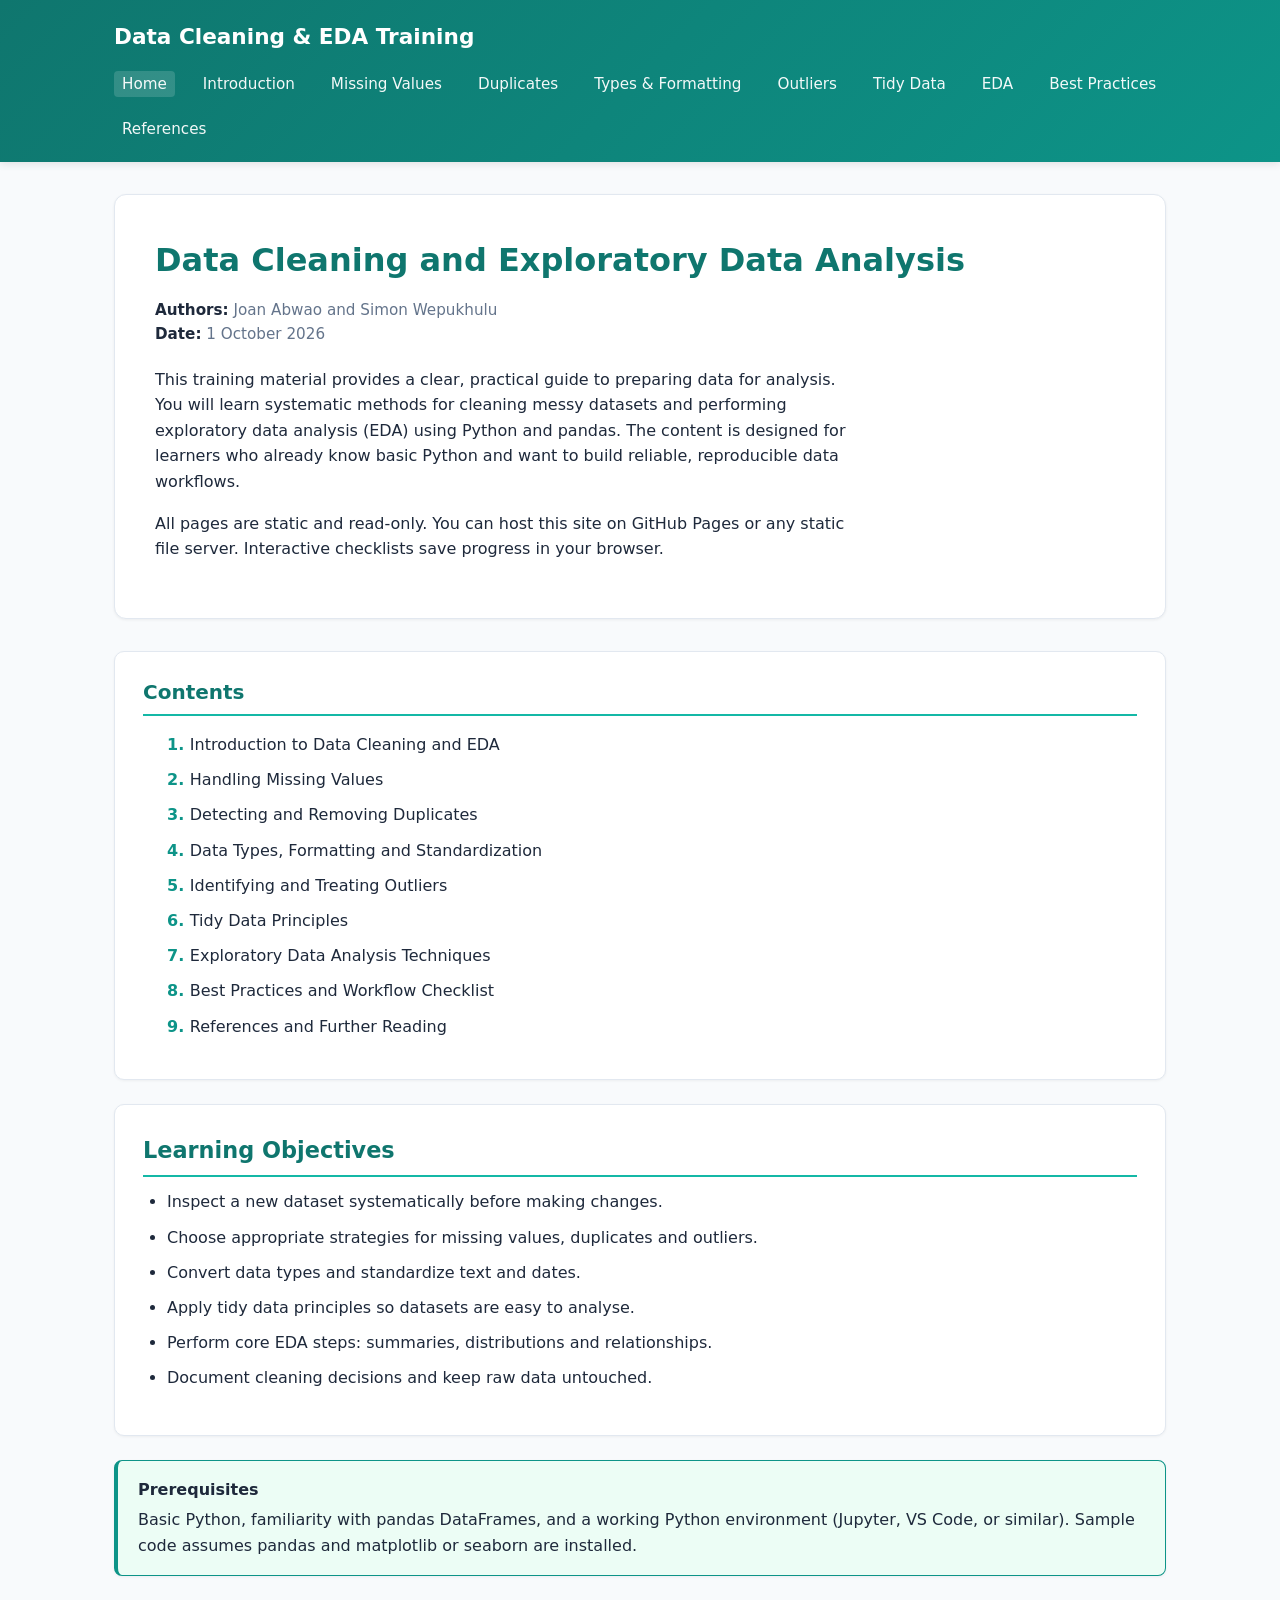
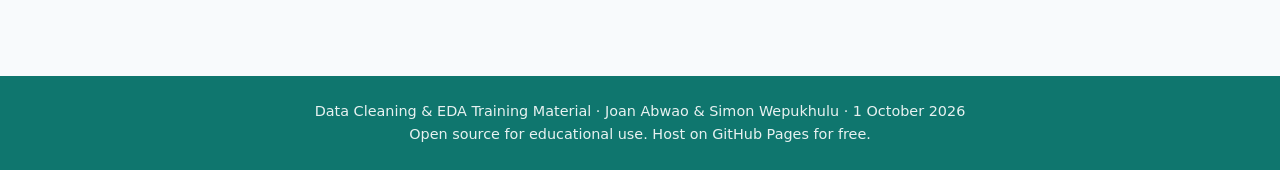
<file: index.html>
<!DOCTYPE html>
<html lang="en">
<head>
  <meta charset="UTF-8">
  <meta name="viewport" content="width=device-width, initial-scale=1.0">
  <title>Data Cleaning and Exploratory Data Analysis Tutorial</title>
  <link rel="stylesheet" href="styles.css">
</head>
<body>
  <header class="site-header">
    <div class="header-inner">
      <a href="index.html" class="site-title">Data Cleaning &amp; EDA Training</a>
      <nav>
        <ul class="nav-links">
          <li><a href="index.html" class="active">Home</a></li>
          <li><a href="introduction.html">Introduction</a></li>
          <li><a href="missing-values.html">Missing Values</a></li>
          <li><a href="duplicates.html">Duplicates</a></li>
          <li><a href="types-formatting.html">Types &amp; Formatting</a></li>
          <li><a href="outliers.html">Outliers</a></li>
          <li><a href="tidy-data.html">Tidy Data</a></li>
          <li><a href="eda.html">EDA</a></li>
          <li><a href="best-practices.html">Best Practices</a></li>
          <li><a href="references.html">References</a></li>
        </ul>
      </nav>
    </div>
  </header>

  <main class="container">
    <section class="hero">
      <h1>Data Cleaning and Exploratory Data Analysis</h1>
      <p class="meta">
        <strong>Authors:</strong> Joan Abwao and Simon Wepukhulu<br>
        <strong>Date:</strong> 1 October 2026
      </p>
      <p>
        This training material provides a clear, practical guide to preparing data for analysis.
        You will learn systematic methods for cleaning messy datasets and performing exploratory
        data analysis (EDA) using Python and pandas. The content is designed for learners who
        already know basic Python and want to build reliable, reproducible data workflows.
      </p>
      <p>
        All pages are static and read-only. You can host this site on GitHub Pages or any static
        file server. Interactive checklists save progress in your browser.
      </p>
    </section>

    <section class="toc card">
      <h2>Contents</h2>
      <ol>
        <li><a href="introduction.html">Introduction to Data Cleaning and EDA</a></li>
        <li><a href="missing-values.html">Handling Missing Values</a></li>
        <li><a href="duplicates.html">Detecting and Removing Duplicates</a></li>
        <li><a href="types-formatting.html">Data Types, Formatting and Standardization</a></li>
        <li><a href="outliers.html">Identifying and Treating Outliers</a></li>
        <li><a href="tidy-data.html">Tidy Data Principles</a></li>
        <li><a href="eda.html">Exploratory Data Analysis Techniques</a></li>
        <li><a href="best-practices.html">Best Practices and Workflow Checklist</a></li>
        <li><a href="references.html">References and Further Reading</a></li>
      </ol>
    </section>

    <section class="card">
      <h2>Learning Objectives</h2>
      <ul>
        <li>Inspect a new dataset systematically before making changes.</li>
        <li>Choose appropriate strategies for missing values, duplicates and outliers.</li>
        <li>Convert data types and standardize text and dates.</li>
        <li>Apply tidy data principles so datasets are easy to analyse.</li>
        <li>Perform core EDA steps: summaries, distributions and relationships.</li>
        <li>Document cleaning decisions and keep raw data untouched.</li>
      </ul>
    </section>

    <section class="card callout callout-info">
      <strong>Prerequisites</strong>
      Basic Python, familiarity with pandas DataFrames, and a working Python environment
      (Jupyter, VS Code, or similar). Sample code assumes pandas and matplotlib or seaborn
      are installed.
    </section>
  </main>

  <footer class="site-footer">
    <p>Data Cleaning &amp; EDA Training Material &middot; Joan Abwao &amp; Simon Wepukhulu &middot; 1 October 2026</p>
    <p>Open source for educational use. Host on GitHub Pages for free.</p>
  </footer>

  <script src="main.js"></script>
</body>
</html>
</file>
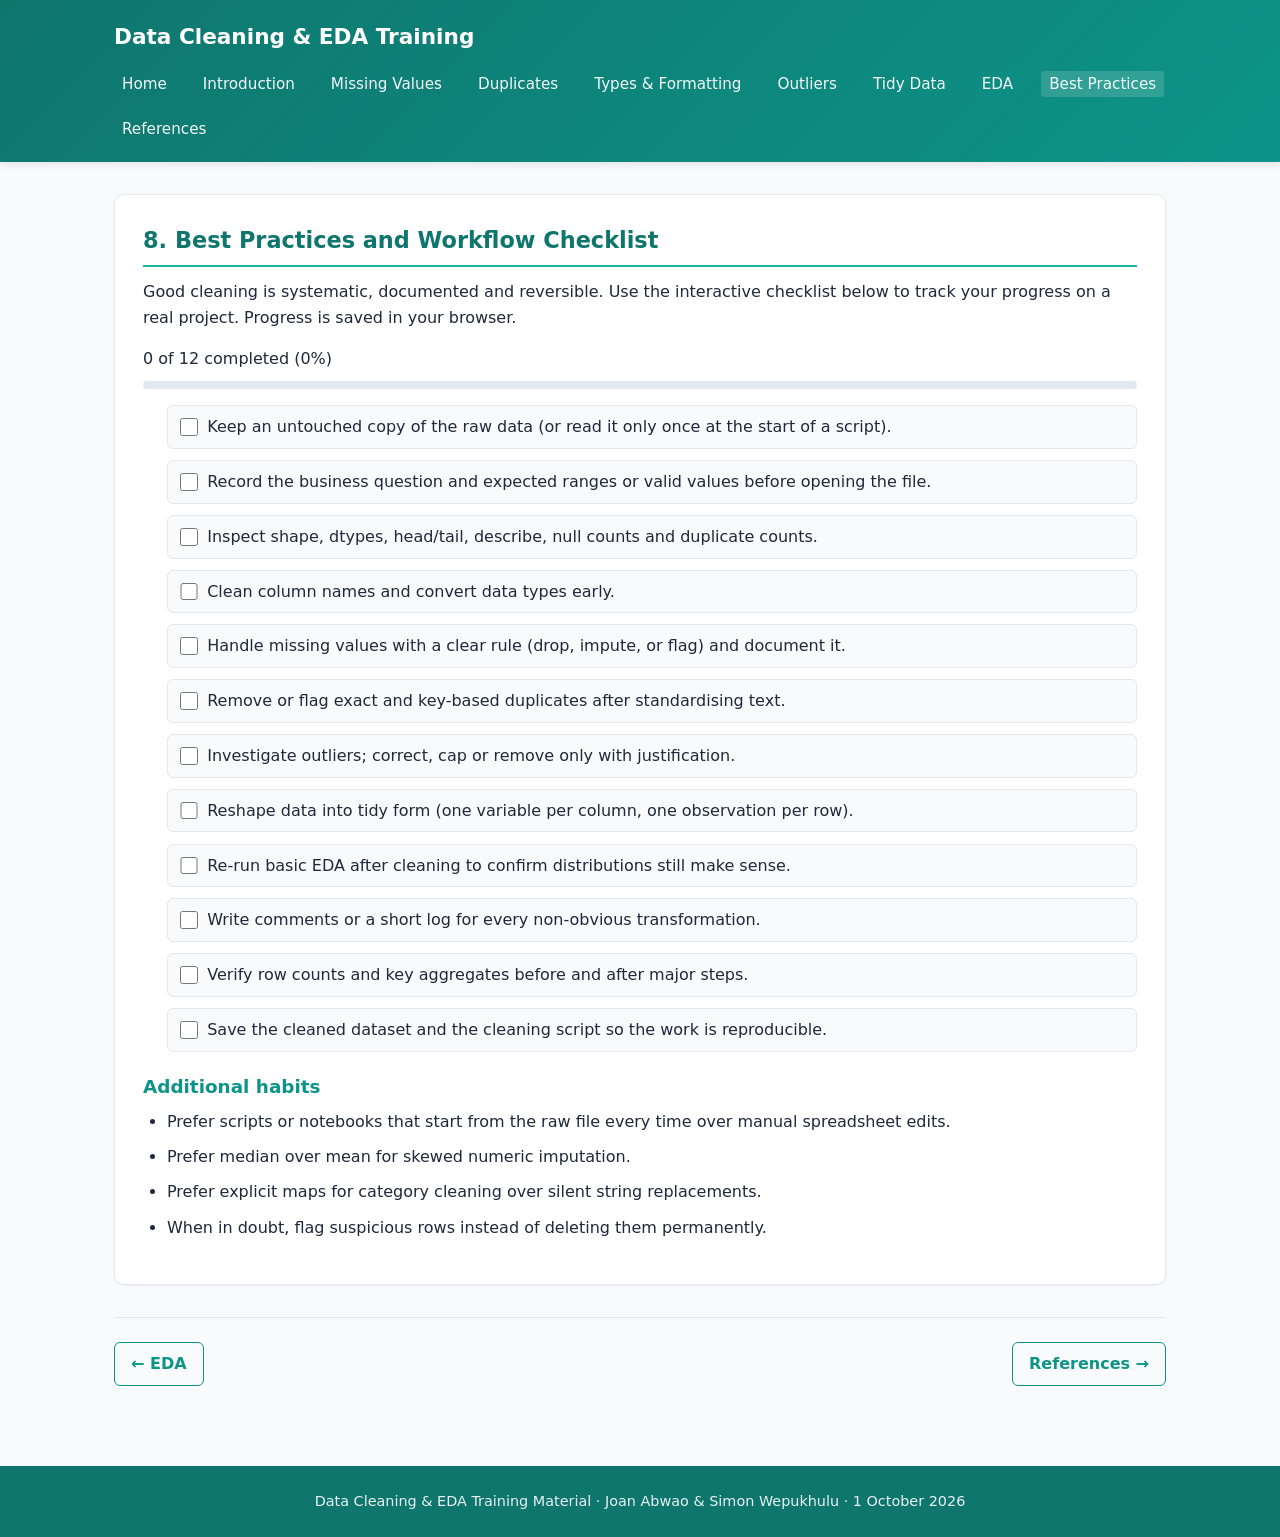
<file: best-practices.html>
<!DOCTYPE html>
<html lang="en">
<head>
  <meta charset="UTF-8">
  <meta name="viewport" content="width=device-width, initial-scale=1.0">
  <title>Best Practices - Data Cleaning &amp; EDA Tutorial</title>
  <link rel="stylesheet" href="styles.css">
</head>
<body>
  <header class="site-header">
    <div class="header-inner">
      <a href="index.html" class="site-title">Data Cleaning &amp; EDA Training</a>
      <nav>
        <ul class="nav-links">
          <li><a href="index.html">Home</a></li>
          <li><a href="introduction.html">Introduction</a></li>
          <li><a href="missing-values.html">Missing Values</a></li>
          <li><a href="duplicates.html">Duplicates</a></li>
          <li><a href="types-formatting.html">Types &amp; Formatting</a></li>
          <li><a href="outliers.html">Outliers</a></li>
          <li><a href="tidy-data.html">Tidy Data</a></li>
          <li><a href="eda.html">EDA</a></li>
          <li><a href="best-practices.html" class="active">Best Practices</a></li>
          <li><a href="references.html">References</a></li>
        </ul>
      </nav>
    </div>
  </header>

  <main class="container">
    <section class="card">
      <h2>8. Best Practices and Workflow Checklist</h2>
      <p>
        Good cleaning is systematic, documented and reversible. Use the interactive checklist
        below to track your progress on a real project. Progress is saved in your browser.
      </p>

      <div class="progress-wrap">
        <p class="progress-label">0 of 12 completed (0%)</p>
        <div class="progress-bar"><div class="progress-fill"></div></div>
      </div>

      <ul class="checklist" data-id="workflow">
        <li>
          <input type="checkbox" id="c1">
          <label for="c1">Keep an untouched copy of the raw data (or read it only once at the start of a script).</label>
        </li>
        <li>
          <input type="checkbox" id="c2">
          <label for="c2">Record the business question and expected ranges or valid values before opening the file.</label>
        </li>
        <li>
          <input type="checkbox" id="c3">
          <label for="c3">Inspect shape, dtypes, head/tail, describe, null counts and duplicate counts.</label>
        </li>
        <li>
          <input type="checkbox" id="c4">
          <label for="c4">Clean column names and convert data types early.</label>
        </li>
        <li>
          <input type="checkbox" id="c5">
          <label for="c5">Handle missing values with a clear rule (drop, impute, or flag) and document it.</label>
        </li>
        <li>
          <input type="checkbox" id="c6">
          <label for="c6">Remove or flag exact and key-based duplicates after standardising text.</label>
        </li>
        <li>
          <input type="checkbox" id="c7">
          <label for="c7">Investigate outliers; correct, cap or remove only with justification.</label>
        </li>
        <li>
          <input type="checkbox" id="c8">
          <label for="c8">Reshape data into tidy form (one variable per column, one observation per row).</label>
        </li>
        <li>
          <input type="checkbox" id="c9">
          <label for="c9">Re-run basic EDA after cleaning to confirm distributions still make sense.</label>
        </li>
        <li>
          <input type="checkbox" id="c10">
          <label for="c10">Write comments or a short log for every non-obvious transformation.</label>
        </li>
        <li>
          <input type="checkbox" id="c11">
          <label for="c11">Verify row counts and key aggregates before and after major steps.</label>
        </li>
        <li>
          <input type="checkbox" id="c12">
          <label for="c12">Save the cleaned dataset and the cleaning script so the work is reproducible.</label>
        </li>
      </ul>

      <h3>Additional habits</h3>
      <ul>
        <li>Prefer scripts or notebooks that start from the raw file every time over manual spreadsheet edits.</li>
        <li>Prefer median over mean for skewed numeric imputation.</li>
        <li>Prefer explicit maps for category cleaning over silent string replacements.</li>
        <li>When in doubt, flag suspicious rows instead of deleting them permanently.</li>
      </ul>
    </section>

    <div class="page-nav">
      <a href="eda.html">&larr; EDA</a>
      <a href="references.html">References &rarr;</a>
    </div>
  </main>

  <footer class="site-footer">
    <p>Data Cleaning &amp; EDA Training Material &middot; Joan Abwao &amp; Simon Wepukhulu &middot; 1 October 2026</p>
  </footer>
  <script src="main.js"></script>
</body>
</html>
</file>
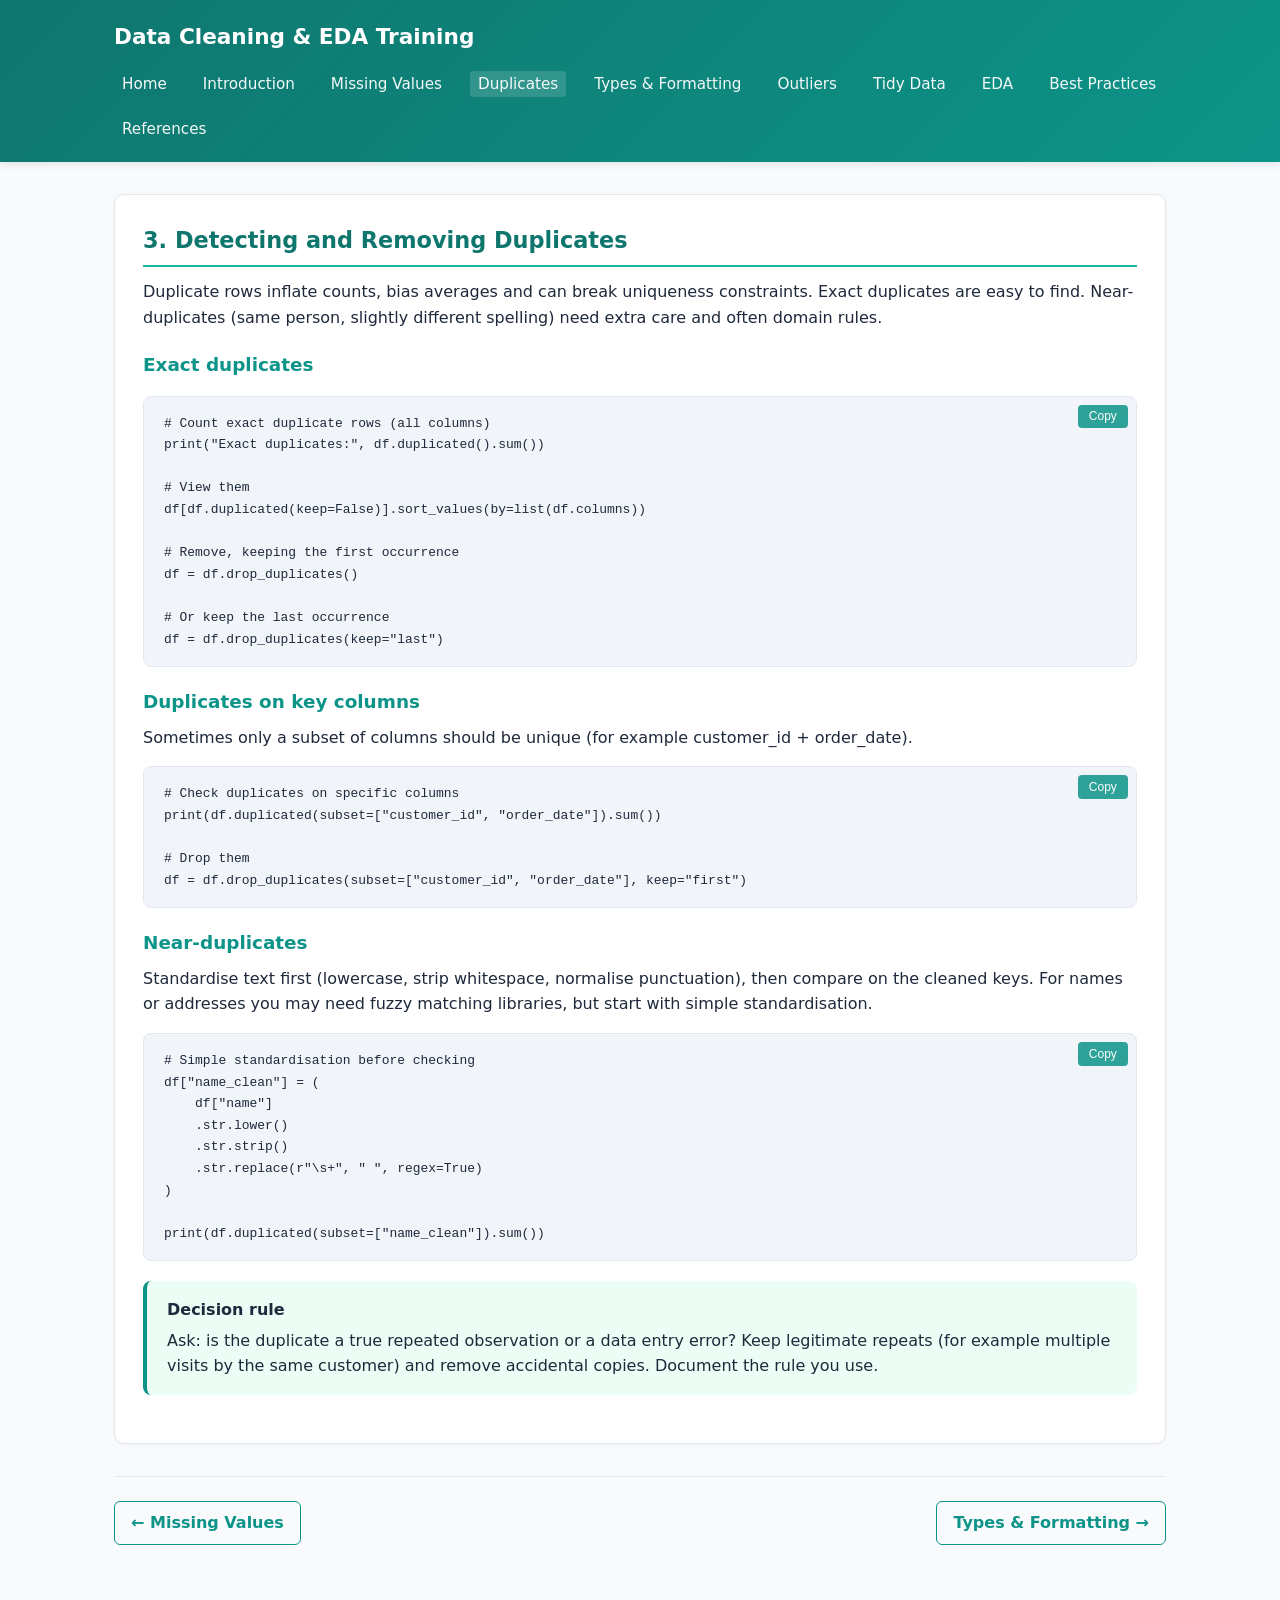
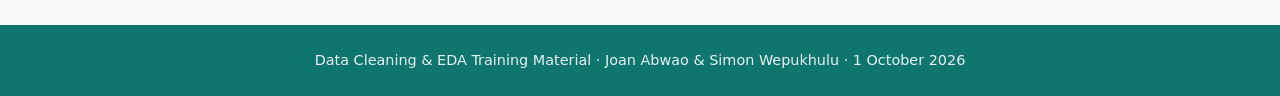
<file: duplicates.html>
<!DOCTYPE html>
<html lang="en">
<head>
  <meta charset="UTF-8">
  <meta name="viewport" content="width=device-width, initial-scale=1.0">
  <title>Duplicates - Data Cleaning &amp; EDA Tutorial</title>
  <link rel="stylesheet" href="styles.css">
</head>
<body>
  <header class="site-header">
    <div class="header-inner">
      <a href="index.html" class="site-title">Data Cleaning &amp; EDA Training</a>
      <nav>
        <ul class="nav-links">
          <li><a href="index.html">Home</a></li>
          <li><a href="introduction.html">Introduction</a></li>
          <li><a href="missing-values.html">Missing Values</a></li>
          <li><a href="duplicates.html" class="active">Duplicates</a></li>
          <li><a href="types-formatting.html">Types &amp; Formatting</a></li>
          <li><a href="outliers.html">Outliers</a></li>
          <li><a href="tidy-data.html">Tidy Data</a></li>
          <li><a href="eda.html">EDA</a></li>
          <li><a href="best-practices.html">Best Practices</a></li>
          <li><a href="references.html">References</a></li>
        </ul>
      </nav>
    </div>
  </header>

  <main class="container">
    <section class="card">
      <h2>3. Detecting and Removing Duplicates</h2>
      <p>
        Duplicate rows inflate counts, bias averages and can break uniqueness constraints.
        Exact duplicates are easy to find. Near-duplicates (same person, slightly different spelling)
        need extra care and often domain rules.
      </p>

      <h3>Exact duplicates</h3>
<pre><code># Count exact duplicate rows (all columns)
print("Exact duplicates:", df.duplicated().sum())

# View them
df[df.duplicated(keep=False)].sort_values(by=list(df.columns))

# Remove, keeping the first occurrence
df = df.drop_duplicates()

# Or keep the last occurrence
df = df.drop_duplicates(keep="last")
</code></pre>

      <h3>Duplicates on key columns</h3>
      <p>
        Sometimes only a subset of columns should be unique (for example customer_id + order_date).
      </p>
<pre><code># Check duplicates on specific columns
print(df.duplicated(subset=["customer_id", "order_date"]).sum())

# Drop them
df = df.drop_duplicates(subset=["customer_id", "order_date"], keep="first")
</code></pre>

      <h3>Near-duplicates</h3>
      <p>
        Standardise text first (lowercase, strip whitespace, normalise punctuation), then compare
        on the cleaned keys. For names or addresses you may need fuzzy matching libraries, but
        start with simple standardisation.
      </p>
<pre><code># Simple standardisation before checking
df["name_clean"] = (
    df["name"]
    .str.lower()
    .str.strip()
    .str.replace(r"\s+", " ", regex=True)
)

print(df.duplicated(subset=["name_clean"]).sum())
</code></pre>

      <div class="callout callout-info">
        <strong>Decision rule</strong>
        Ask: is the duplicate a true repeated observation or a data entry error?
        Keep legitimate repeats (for example multiple visits by the same customer) and remove
        accidental copies. Document the rule you use.
      </div>
    </section>

    <div class="page-nav">
      <a href="missing-values.html">&larr; Missing Values</a>
      <a href="types-formatting.html">Types &amp; Formatting &rarr;</a>
    </div>
  </main>

  <footer class="site-footer">
    <p>Data Cleaning &amp; EDA Training Material &middot; Joan Abwao &amp; Simon Wepukhulu &middot; 1 October 2026</p>
  </footer>
  <script src="main.js"></script>
</body>
</html>
</file>
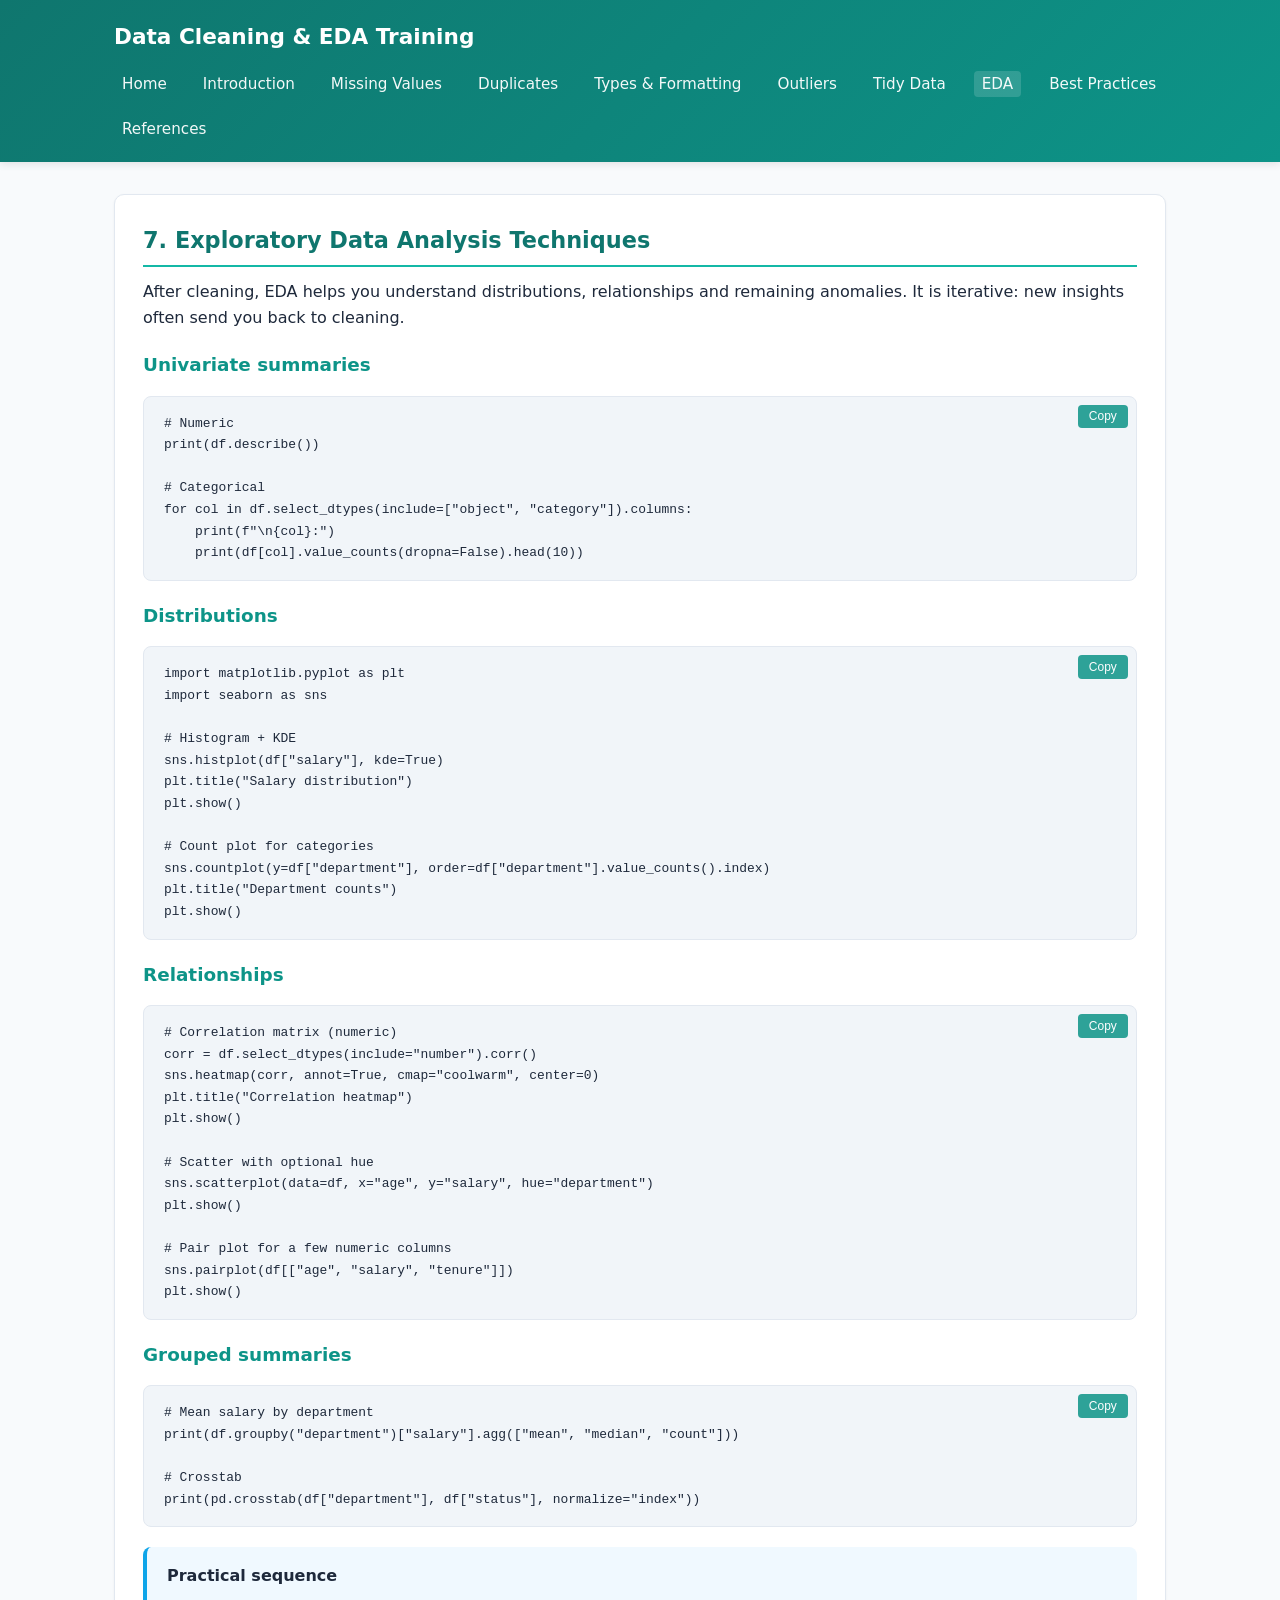
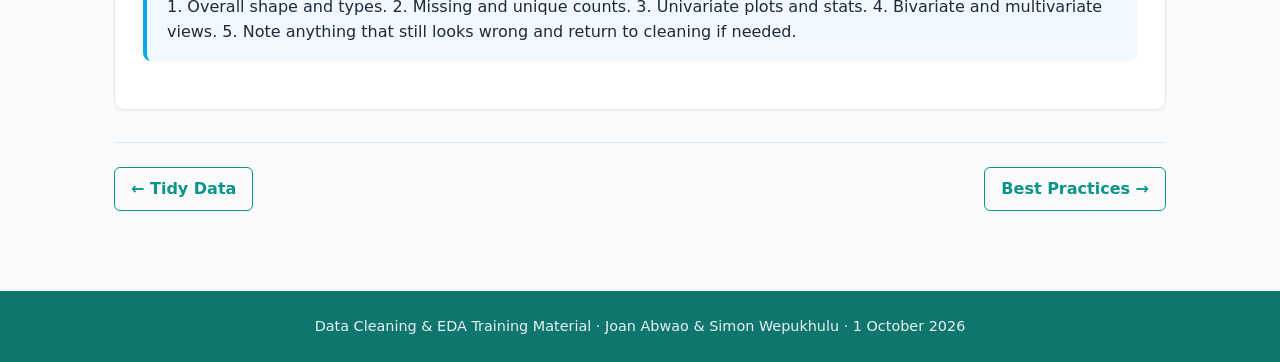
<file: eda.html>
<!DOCTYPE html>
<html lang="en">
<head>
  <meta charset="UTF-8">
  <meta name="viewport" content="width=device-width, initial-scale=1.0">
  <title>EDA - Data Cleaning &amp; EDA Tutorial</title>
  <link rel="stylesheet" href="styles.css">
</head>
<body>
  <header class="site-header">
    <div class="header-inner">
      <a href="index.html" class="site-title">Data Cleaning &amp; EDA Training</a>
      <nav>
        <ul class="nav-links">
          <li><a href="index.html">Home</a></li>
          <li><a href="introduction.html">Introduction</a></li>
          <li><a href="missing-values.html">Missing Values</a></li>
          <li><a href="duplicates.html">Duplicates</a></li>
          <li><a href="types-formatting.html">Types &amp; Formatting</a></li>
          <li><a href="outliers.html">Outliers</a></li>
          <li><a href="tidy-data.html">Tidy Data</a></li>
          <li><a href="eda.html" class="active">EDA</a></li>
          <li><a href="best-practices.html">Best Practices</a></li>
          <li><a href="references.html">References</a></li>
        </ul>
      </nav>
    </div>
  </header>

  <main class="container">
    <section class="card">
      <h2>7. Exploratory Data Analysis Techniques</h2>
      <p>
        After cleaning, EDA helps you understand distributions, relationships and remaining
        anomalies. It is iterative: new insights often send you back to cleaning.
      </p>

      <h3>Univariate summaries</h3>
<pre><code># Numeric
print(df.describe())

# Categorical
for col in df.select_dtypes(include=["object", "category"]).columns:
    print(f"\n{col}:")
    print(df[col].value_counts(dropna=False).head(10))
</code></pre>

      <h3>Distributions</h3>
<pre><code>import matplotlib.pyplot as plt
import seaborn as sns

# Histogram + KDE
sns.histplot(df["salary"], kde=True)
plt.title("Salary distribution")
plt.show()

# Count plot for categories
sns.countplot(y=df["department"], order=df["department"].value_counts().index)
plt.title("Department counts")
plt.show()
</code></pre>

      <h3>Relationships</h3>
<pre><code># Correlation matrix (numeric)
corr = df.select_dtypes(include="number").corr()
sns.heatmap(corr, annot=True, cmap="coolwarm", center=0)
plt.title("Correlation heatmap")
plt.show()

# Scatter with optional hue
sns.scatterplot(data=df, x="age", y="salary", hue="department")
plt.show()

# Pair plot for a few numeric columns
sns.pairplot(df[["age", "salary", "tenure"]])
plt.show()
</code></pre>

      <h3>Grouped summaries</h3>
<pre><code># Mean salary by department
print(df.groupby("department")["salary"].agg(["mean", "median", "count"]))

# Crosstab
print(pd.crosstab(df["department"], df["status"], normalize="index"))
</code></pre>

      <div class="callout callout-tip">
        <strong>Practical sequence</strong>
        1. Overall shape and types. 2. Missing and unique counts. 3. Univariate plots and stats.
        4. Bivariate and multivariate views. 5. Note anything that still looks wrong and return
        to cleaning if needed.
      </div>
    </section>

    <div class="page-nav">
      <a href="tidy-data.html">&larr; Tidy Data</a>
      <a href="best-practices.html">Best Practices &rarr;</a>
    </div>
  </main>

  <footer class="site-footer">
    <p>Data Cleaning &amp; EDA Training Material &middot; Joan Abwao &amp; Simon Wepukhulu &middot; 1 October 2026</p>
  </footer>
  <script src="main.js"></script>
</body>
</html>
</file>
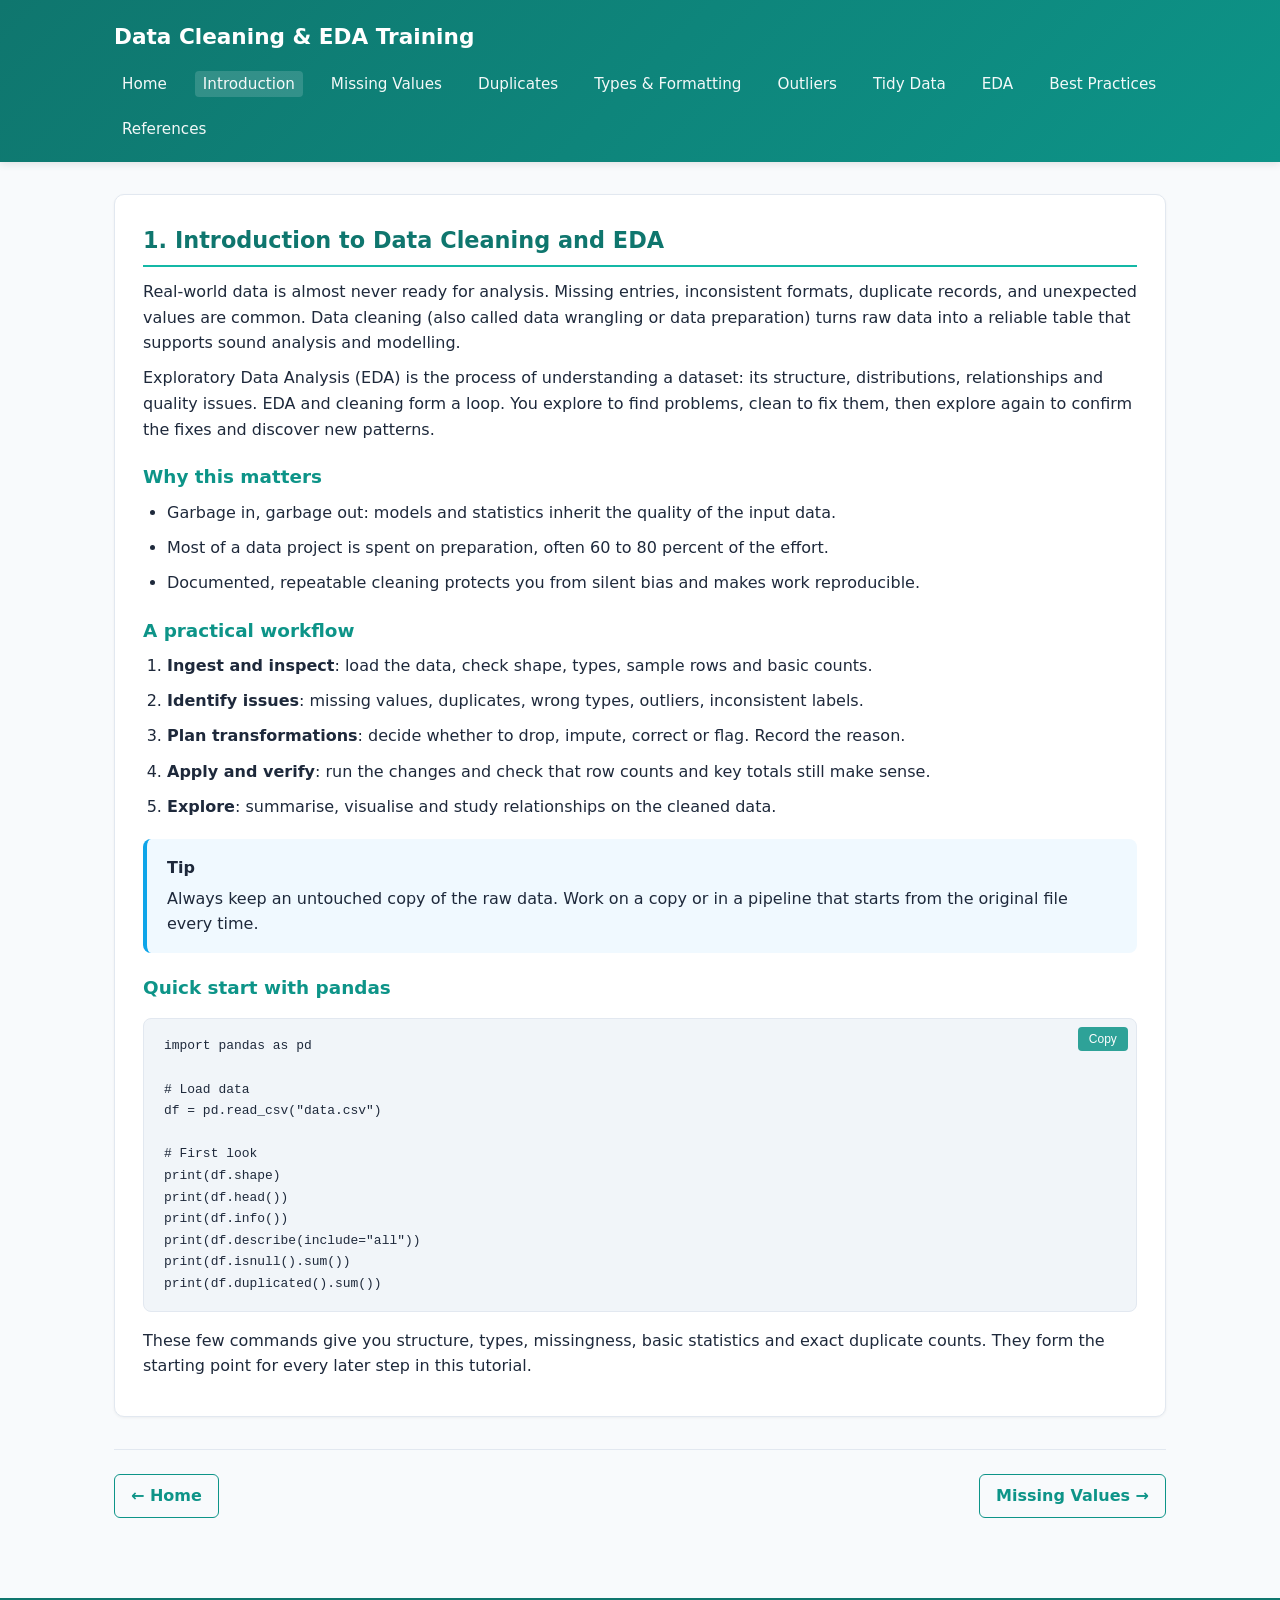
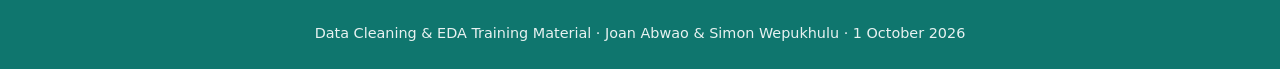
<file: introduction.html>
<!DOCTYPE html>
<html lang="en">
<head>
  <meta charset="UTF-8">
  <meta name="viewport" content="width=device-width, initial-scale=1.0">
  <title>Introduction - Data Cleaning &amp; EDA Tutorial</title>
  <link rel="stylesheet" href="styles.css">
</head>
<body>
  <header class="site-header">
    <div class="header-inner">
      <a href="index.html" class="site-title">Data Cleaning &amp; EDA Training</a>
      <nav>
        <ul class="nav-links">
          <li><a href="index.html">Home</a></li>
          <li><a href="introduction.html" class="active">Introduction</a></li>
          <li><a href="missing-values.html">Missing Values</a></li>
          <li><a href="duplicates.html">Duplicates</a></li>
          <li><a href="types-formatting.html">Types &amp; Formatting</a></li>
          <li><a href="outliers.html">Outliers</a></li>
          <li><a href="tidy-data.html">Tidy Data</a></li>
          <li><a href="eda.html">EDA</a></li>
          <li><a href="best-practices.html">Best Practices</a></li>
          <li><a href="references.html">References</a></li>
        </ul>
      </nav>
    </div>
  </header>

  <main class="container">
    <section class="card">
      <h2>1. Introduction to Data Cleaning and EDA</h2>
      <p>
        Real-world data is almost never ready for analysis. Missing entries, inconsistent formats,
        duplicate records, and unexpected values are common. Data cleaning (also called data
        wrangling or data preparation) turns raw data into a reliable table that supports sound
        analysis and modelling.
      </p>
      <p>
        Exploratory Data Analysis (EDA) is the process of understanding a dataset: its structure,
        distributions, relationships and quality issues. EDA and cleaning form a loop. You explore
        to find problems, clean to fix them, then explore again to confirm the fixes and discover
        new patterns.
      </p>

      <h3>Why this matters</h3>
      <ul>
        <li>Garbage in, garbage out: models and statistics inherit the quality of the input data.</li>
        <li>Most of a data project is spent on preparation, often 60 to 80 percent of the effort.</li>
        <li>Documented, repeatable cleaning protects you from silent bias and makes work reproducible.</li>
      </ul>

      <h3>A practical workflow</h3>
      <ol>
        <li><strong>Ingest and inspect</strong>: load the data, check shape, types, sample rows and basic counts.</li>
        <li><strong>Identify issues</strong>: missing values, duplicates, wrong types, outliers, inconsistent labels.</li>
        <li><strong>Plan transformations</strong>: decide whether to drop, impute, correct or flag. Record the reason.</li>
        <li><strong>Apply and verify</strong>: run the changes and check that row counts and key totals still make sense.</li>
        <li><strong>Explore</strong>: summarise, visualise and study relationships on the cleaned data.</li>
      </ol>

      <div class="callout callout-tip">
        <strong>Tip</strong>
        Always keep an untouched copy of the raw data. Work on a copy or in a pipeline that starts
        from the original file every time.
      </div>

      <h3>Quick start with pandas</h3>
<pre><code>import pandas as pd

# Load data
df = pd.read_csv("data.csv")

# First look
print(df.shape)
print(df.head())
print(df.info())
print(df.describe(include="all"))
print(df.isnull().sum())
print(df.duplicated().sum())
</code></pre>
      <p>
        These few commands give you structure, types, missingness, basic statistics and exact
        duplicate counts. They form the starting point for every later step in this tutorial.
      </p>
    </section>

    <div class="page-nav">
      <a href="index.html">&larr; Home</a>
      <a href="missing-values.html">Missing Values &rarr;</a>
    </div>
  </main>

  <footer class="site-footer">
    <p>Data Cleaning &amp; EDA Training Material &middot; Joan Abwao &amp; Simon Wepukhulu &middot; 1 October 2026</p>
  </footer>
  <script src="main.js"></script>
</body>
</html>
</file>
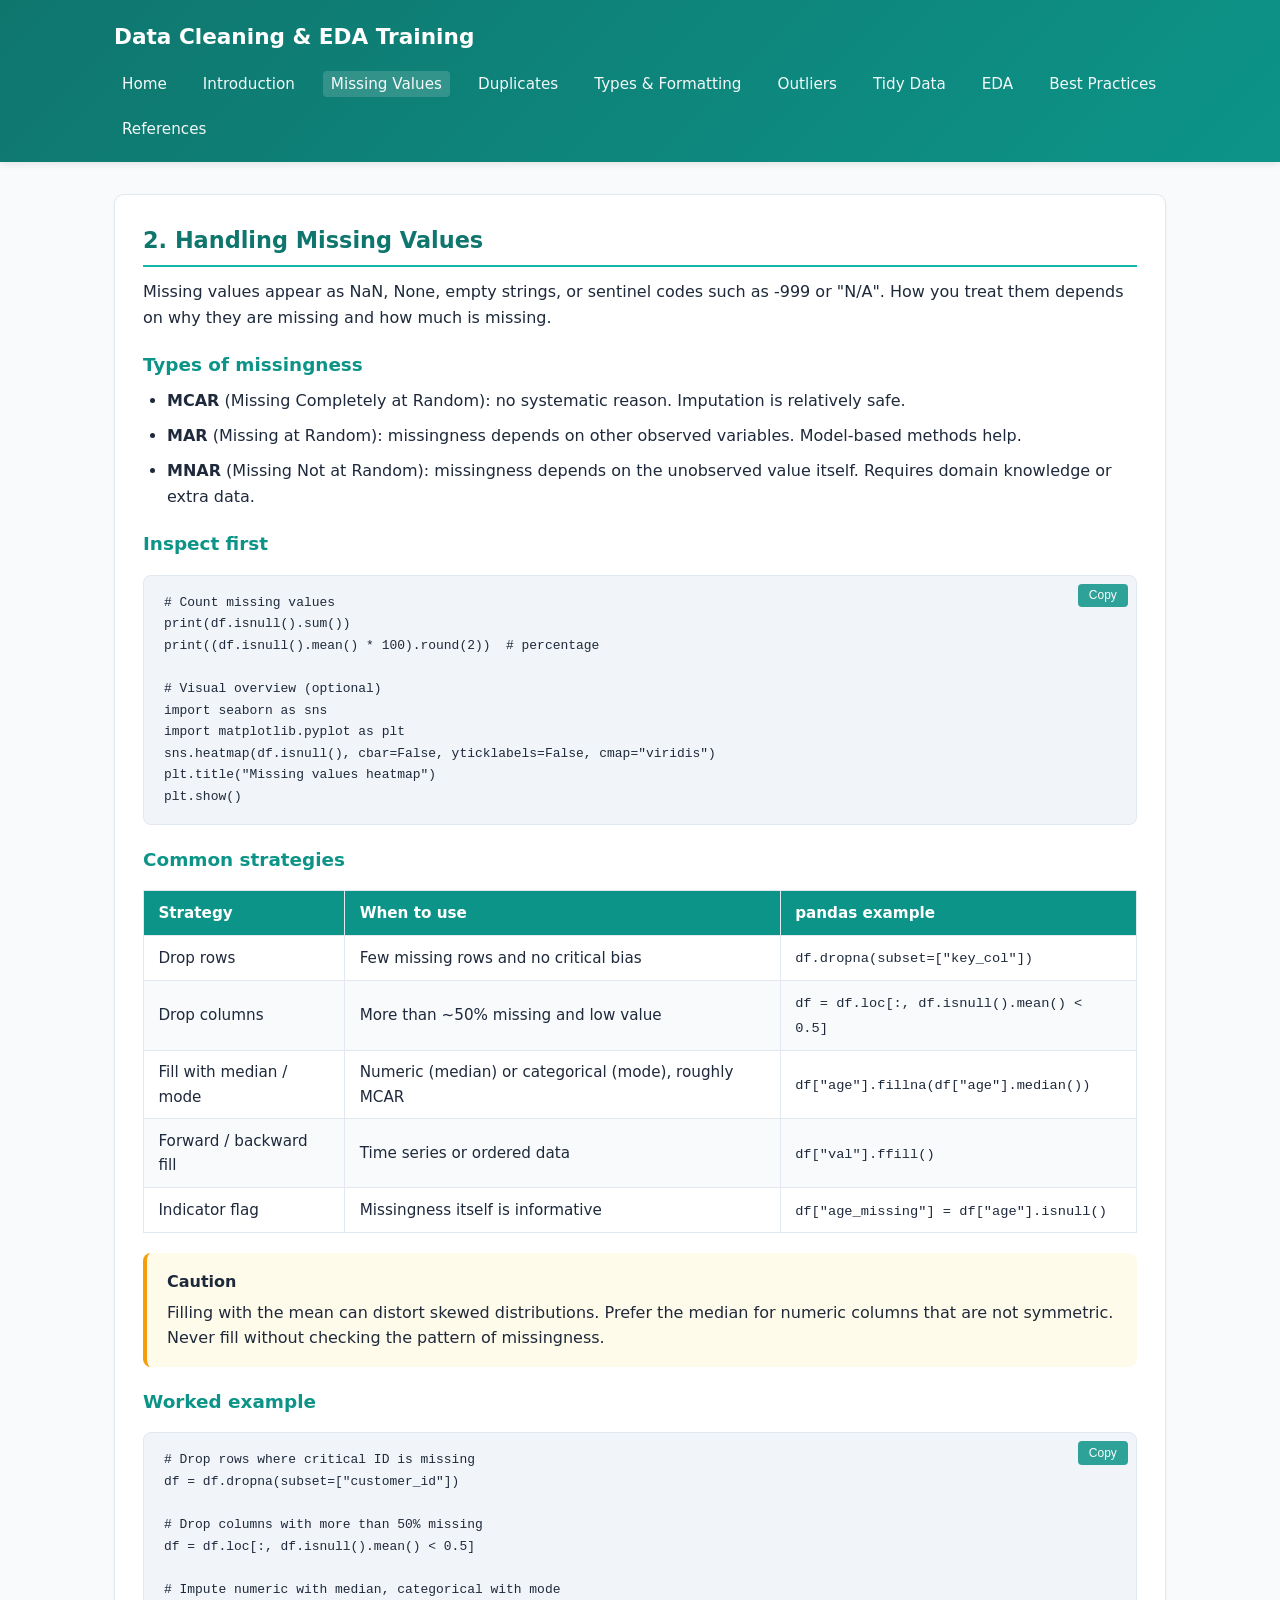
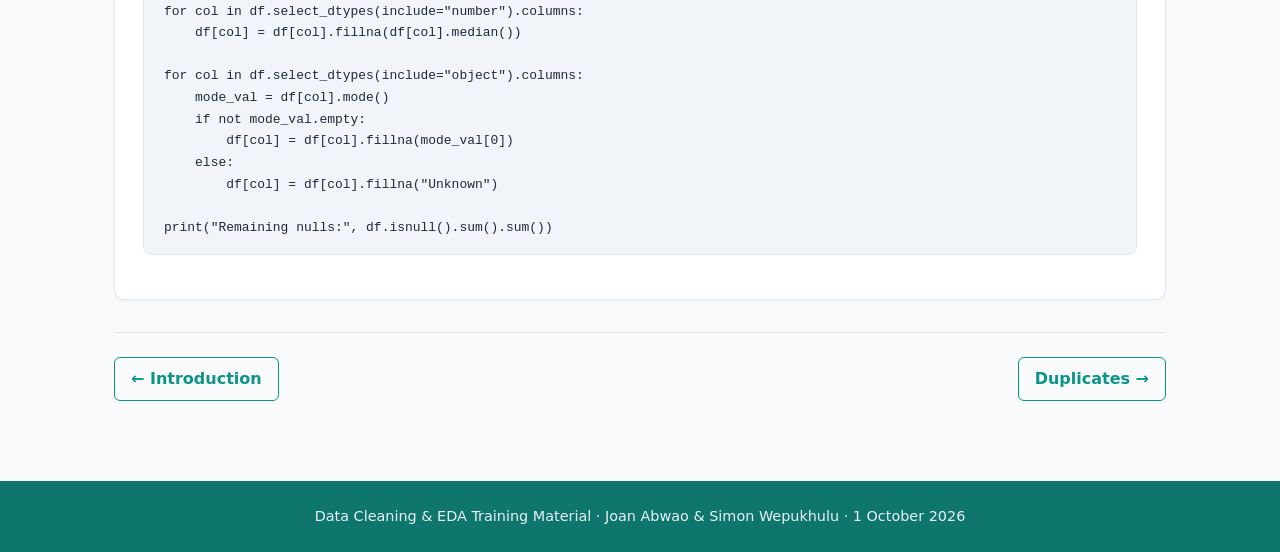
<file: missing-values.html>
<!DOCTYPE html>
<html lang="en">
<head>
  <meta charset="UTF-8">
  <meta name="viewport" content="width=device-width, initial-scale=1.0">
  <title>Missing Values - Data Cleaning &amp; EDA Tutorial</title>
  <link rel="stylesheet" href="styles.css">
</head>
<body>
  <header class="site-header">
    <div class="header-inner">
      <a href="index.html" class="site-title">Data Cleaning &amp; EDA Training</a>
      <nav>
        <ul class="nav-links">
          <li><a href="index.html">Home</a></li>
          <li><a href="introduction.html">Introduction</a></li>
          <li><a href="missing-values.html" class="active">Missing Values</a></li>
          <li><a href="duplicates.html">Duplicates</a></li>
          <li><a href="types-formatting.html">Types &amp; Formatting</a></li>
          <li><a href="outliers.html">Outliers</a></li>
          <li><a href="tidy-data.html">Tidy Data</a></li>
          <li><a href="eda.html">EDA</a></li>
          <li><a href="best-practices.html">Best Practices</a></li>
          <li><a href="references.html">References</a></li>
        </ul>
      </nav>
    </div>
  </header>

  <main class="container">
    <section class="card">
      <h2>2. Handling Missing Values</h2>
      <p>
        Missing values appear as NaN, None, empty strings, or sentinel codes such as -999 or "N/A".
        How you treat them depends on why they are missing and how much is missing.
      </p>

      <h3>Types of missingness</h3>
      <ul>
        <li><strong>MCAR</strong> (Missing Completely at Random): no systematic reason. Imputation is relatively safe.</li>
        <li><strong>MAR</strong> (Missing at Random): missingness depends on other observed variables. Model-based methods help.</li>
        <li><strong>MNAR</strong> (Missing Not at Random): missingness depends on the unobserved value itself. Requires domain knowledge or extra data.</li>
      </ul>

      <h3>Inspect first</h3>
<pre><code># Count missing values
print(df.isnull().sum())
print((df.isnull().mean() * 100).round(2))  # percentage

# Visual overview (optional)
import seaborn as sns
import matplotlib.pyplot as plt
sns.heatmap(df.isnull(), cbar=False, yticklabels=False, cmap="viridis")
plt.title("Missing values heatmap")
plt.show()
</code></pre>

      <h3>Common strategies</h3>
      <table>
        <thead>
          <tr>
            <th>Strategy</th>
            <th>When to use</th>
            <th>pandas example</th>
          </tr>
        </thead>
        <tbody>
          <tr>
            <td>Drop rows</td>
            <td>Few missing rows and no critical bias</td>
            <td><code>df.dropna(subset=["key_col"])</code></td>
          </tr>
          <tr>
            <td>Drop columns</td>
            <td>More than ~50% missing and low value</td>
            <td><code>df = df.loc[:, df.isnull().mean() &lt; 0.5]</code></td>
          </tr>
          <tr>
            <td>Fill with median / mode</td>
            <td>Numeric (median) or categorical (mode), roughly MCAR</td>
            <td><code>df["age"].fillna(df["age"].median())</code></td>
          </tr>
          <tr>
            <td>Forward / backward fill</td>
            <td>Time series or ordered data</td>
            <td><code>df["val"].ffill()</code></td>
          </tr>
          <tr>
            <td>Indicator flag</td>
            <td>Missingness itself is informative</td>
            <td><code>df["age_missing"] = df["age"].isnull()</code></td>
          </tr>
        </tbody>
      </table>

      <div class="callout callout-warn">
        <strong>Caution</strong>
        Filling with the mean can distort skewed distributions. Prefer the median for numeric
        columns that are not symmetric. Never fill without checking the pattern of missingness.
      </div>

      <h3>Worked example</h3>
<pre><code># Drop rows where critical ID is missing
df = df.dropna(subset=["customer_id"])

# Drop columns with more than 50% missing
df = df.loc[:, df.isnull().mean() &lt; 0.5]

# Impute numeric with median, categorical with mode
for col in df.select_dtypes(include="number").columns:
    df[col] = df[col].fillna(df[col].median())

for col in df.select_dtypes(include="object").columns:
    mode_val = df[col].mode()
    if not mode_val.empty:
        df[col] = df[col].fillna(mode_val[0])
    else:
        df[col] = df[col].fillna("Unknown")

print("Remaining nulls:", df.isnull().sum().sum())
</code></pre>
    </section>

    <div class="page-nav">
      <a href="introduction.html">&larr; Introduction</a>
      <a href="duplicates.html">Duplicates &rarr;</a>
    </div>
  </main>

  <footer class="site-footer">
    <p>Data Cleaning &amp; EDA Training Material &middot; Joan Abwao &amp; Simon Wepukhulu &middot; 1 October 2026</p>
  </footer>
  <script src="main.js"></script>
</body>
</html>
</file>
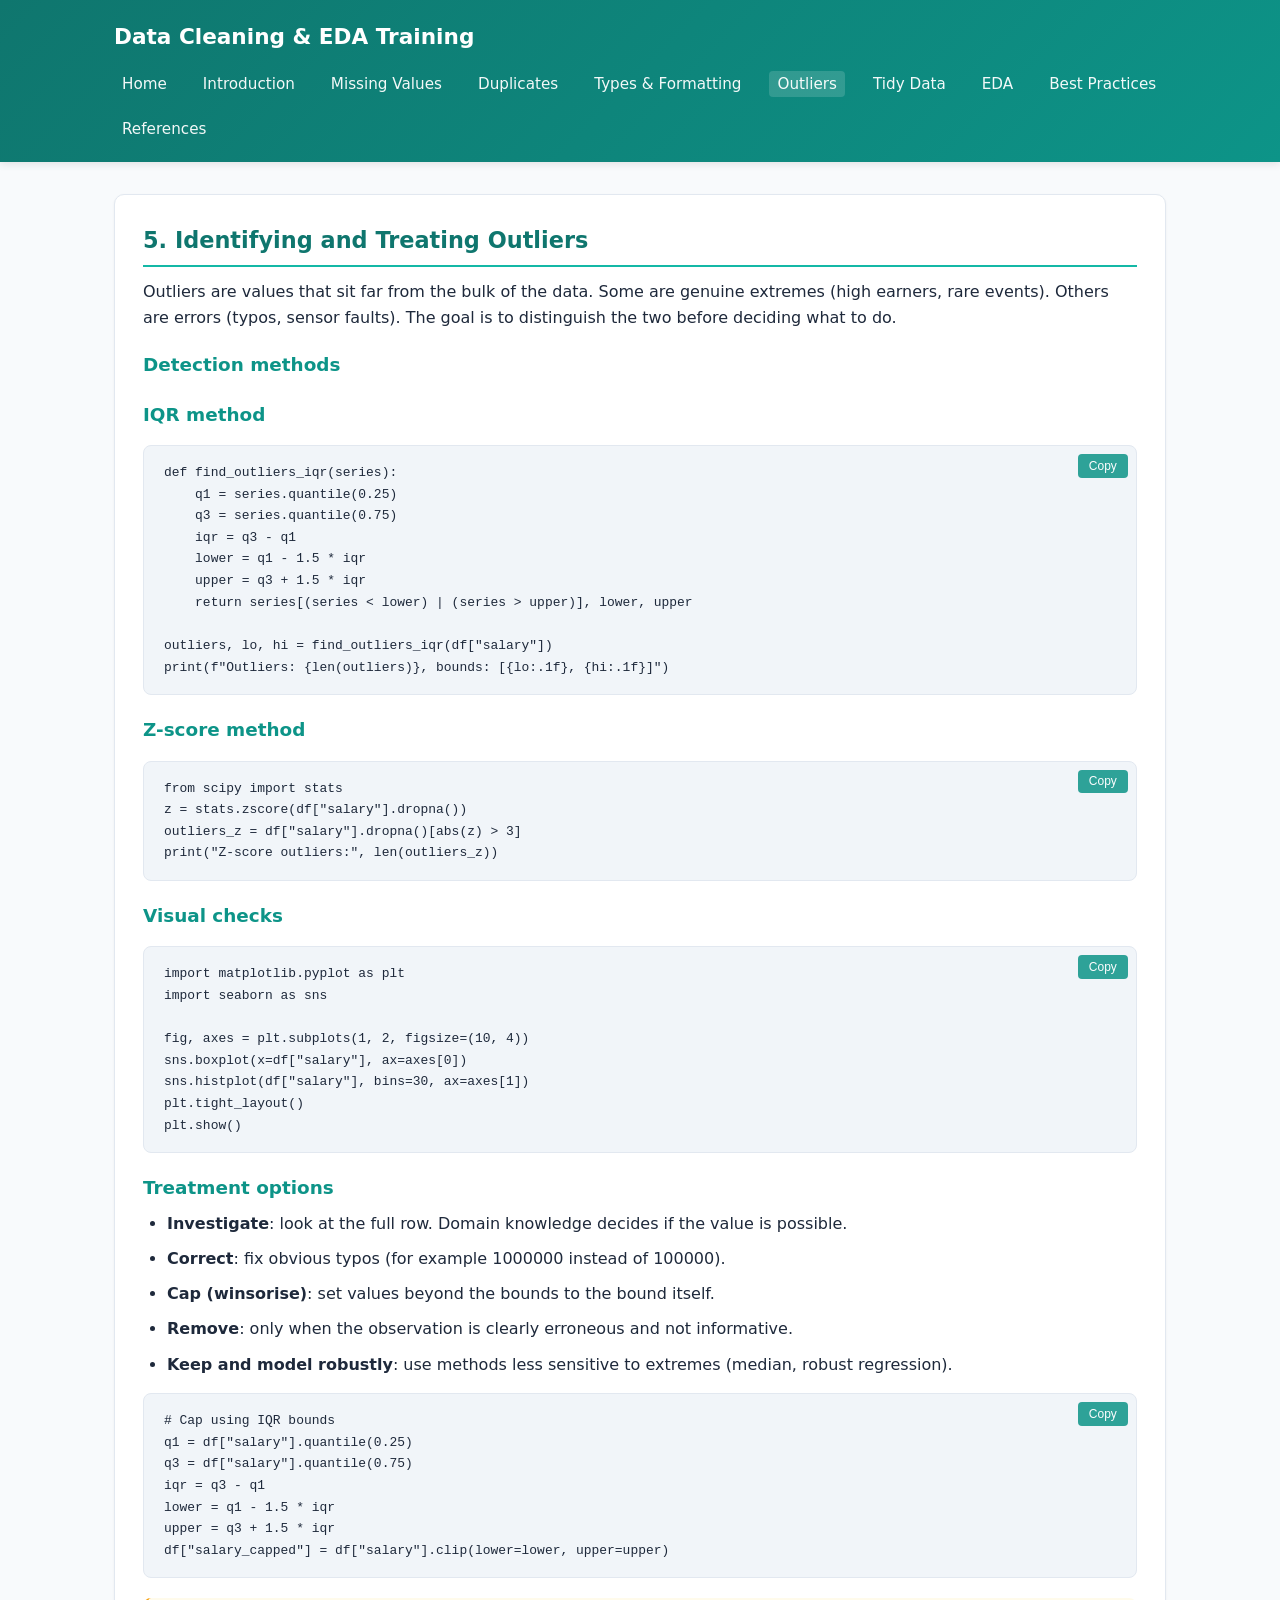
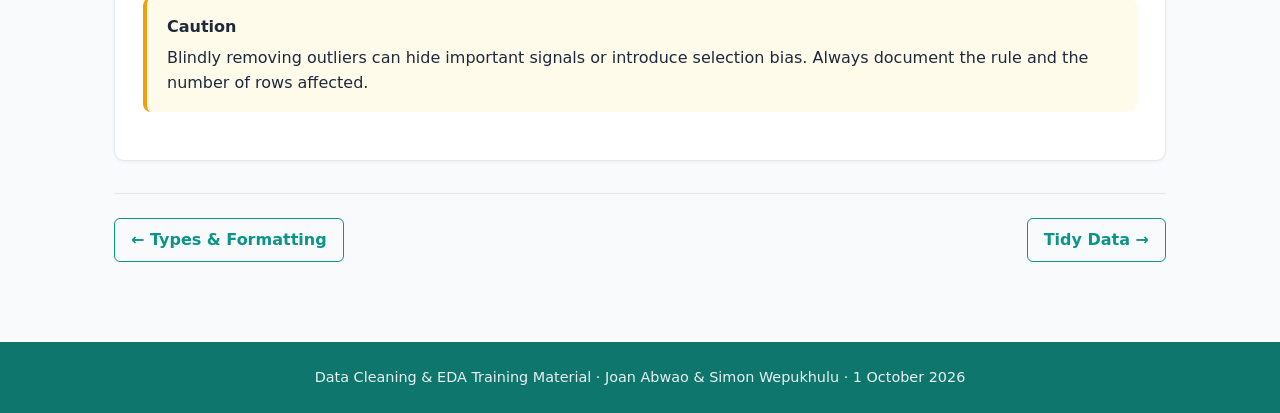
<file: outliers.html>
<!DOCTYPE html>
<html lang="en">
<head>
  <meta charset="UTF-8">
  <meta name="viewport" content="width=device-width, initial-scale=1.0">
  <title>Outliers - Data Cleaning &amp; EDA Tutorial</title>
  <link rel="stylesheet" href="styles.css">
</head>
<body>
  <header class="site-header">
    <div class="header-inner">
      <a href="index.html" class="site-title">Data Cleaning &amp; EDA Training</a>
      <nav>
        <ul class="nav-links">
          <li><a href="index.html">Home</a></li>
          <li><a href="introduction.html">Introduction</a></li>
          <li><a href="missing-values.html">Missing Values</a></li>
          <li><a href="duplicates.html">Duplicates</a></li>
          <li><a href="types-formatting.html">Types &amp; Formatting</a></li>
          <li><a href="outliers.html" class="active">Outliers</a></li>
          <li><a href="tidy-data.html">Tidy Data</a></li>
          <li><a href="eda.html">EDA</a></li>
          <li><a href="best-practices.html">Best Practices</a></li>
          <li><a href="references.html">References</a></li>
        </ul>
      </nav>
    </div>
  </header>

  <main class="container">
    <section class="card">
      <h2>5. Identifying and Treating Outliers</h2>
      <p>
        Outliers are values that sit far from the bulk of the data. Some are genuine extremes
        (high earners, rare events). Others are errors (typos, sensor faults). The goal is to
        distinguish the two before deciding what to do.
      </p>

      <h3>Detection methods</h3>
      <h3>IQR method</h3>
<pre><code>def find_outliers_iqr(series):
    q1 = series.quantile(0.25)
    q3 = series.quantile(0.75)
    iqr = q3 - q1
    lower = q1 - 1.5 * iqr
    upper = q3 + 1.5 * iqr
    return series[(series &lt; lower) | (series &gt; upper)], lower, upper

outliers, lo, hi = find_outliers_iqr(df["salary"])
print(f"Outliers: {len(outliers)}, bounds: [{lo:.1f}, {hi:.1f}]")
</code></pre>

      <h3>Z-score method</h3>
<pre><code>from scipy import stats
z = stats.zscore(df["salary"].dropna())
outliers_z = df["salary"].dropna()[abs(z) &gt; 3]
print("Z-score outliers:", len(outliers_z))
</code></pre>

      <h3>Visual checks</h3>
<pre><code>import matplotlib.pyplot as plt
import seaborn as sns

fig, axes = plt.subplots(1, 2, figsize=(10, 4))
sns.boxplot(x=df["salary"], ax=axes[0])
sns.histplot(df["salary"], bins=30, ax=axes[1])
plt.tight_layout()
plt.show()
</code></pre>

      <h3>Treatment options</h3>
      <ul>
        <li><strong>Investigate</strong>: look at the full row. Domain knowledge decides if the value is possible.</li>
        <li><strong>Correct</strong>: fix obvious typos (for example 1000000 instead of 100000).</li>
        <li><strong>Cap (winsorise)</strong>: set values beyond the bounds to the bound itself.</li>
        <li><strong>Remove</strong>: only when the observation is clearly erroneous and not informative.</li>
        <li><strong>Keep and model robustly</strong>: use methods less sensitive to extremes (median, robust regression).</li>
      </ul>

<pre><code># Cap using IQR bounds
q1 = df["salary"].quantile(0.25)
q3 = df["salary"].quantile(0.75)
iqr = q3 - q1
lower = q1 - 1.5 * iqr
upper = q3 + 1.5 * iqr
df["salary_capped"] = df["salary"].clip(lower=lower, upper=upper)
</code></pre>

      <div class="callout callout-warn">
        <strong>Caution</strong>
        Blindly removing outliers can hide important signals or introduce selection bias.
        Always document the rule and the number of rows affected.
      </div>
    </section>

    <div class="page-nav">
      <a href="types-formatting.html">&larr; Types &amp; Formatting</a>
      <a href="tidy-data.html">Tidy Data &rarr;</a>
    </div>
  </main>

  <footer class="site-footer">
    <p>Data Cleaning &amp; EDA Training Material &middot; Joan Abwao &amp; Simon Wepukhulu &middot; 1 October 2026</p>
  </footer>
  <script src="main.js"></script>
</body>
</html>
</file>
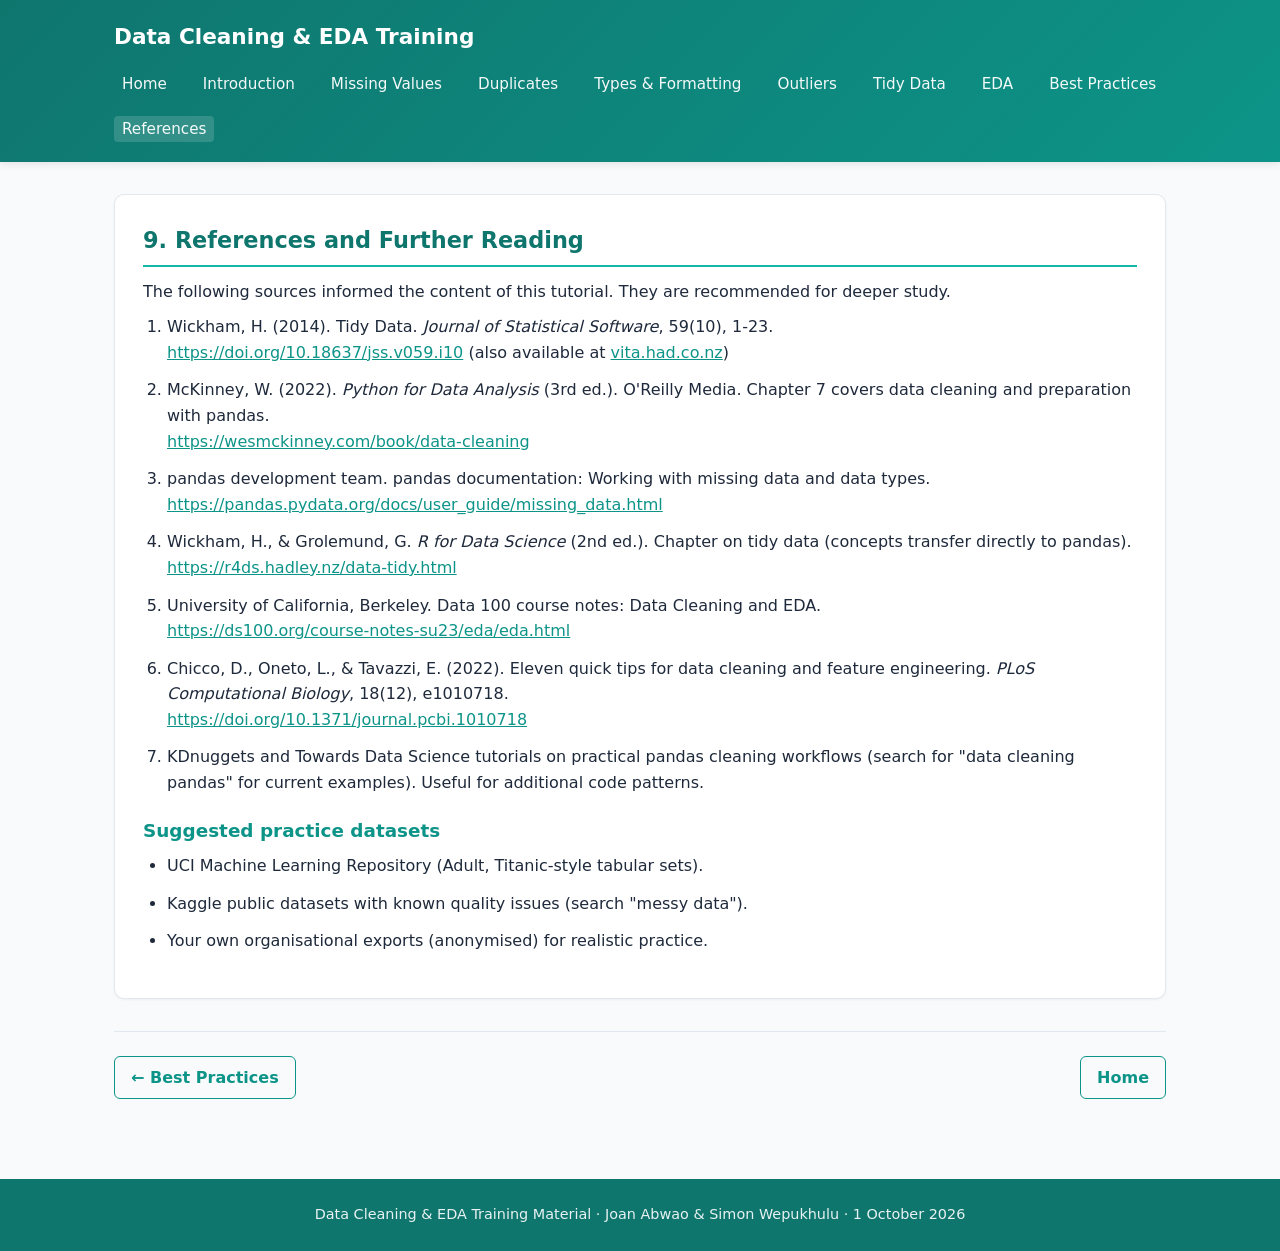
<file: references.html>
<!DOCTYPE html>
<html lang="en">
<head>
  <meta charset="UTF-8">
  <meta name="viewport" content="width=device-width, initial-scale=1.0">
  <title>References - Data Cleaning &amp; EDA Tutorial</title>
  <link rel="stylesheet" href="styles.css">
</head>
<body>
  <header class="site-header">
    <div class="header-inner">
      <a href="index.html" class="site-title">Data Cleaning &amp; EDA Training</a>
      <nav>
        <ul class="nav-links">
          <li><a href="index.html">Home</a></li>
          <li><a href="introduction.html">Introduction</a></li>
          <li><a href="missing-values.html">Missing Values</a></li>
          <li><a href="duplicates.html">Duplicates</a></li>
          <li><a href="types-formatting.html">Types &amp; Formatting</a></li>
          <li><a href="outliers.html">Outliers</a></li>
          <li><a href="tidy-data.html">Tidy Data</a></li>
          <li><a href="eda.html">EDA</a></li>
          <li><a href="best-practices.html">Best Practices</a></li>
          <li><a href="references.html" class="active">References</a></li>
        </ul>
      </nav>
    </div>
  </header>

  <main class="container">
    <section class="card refs">
      <h2>9. References and Further Reading</h2>
      <p>
        The following sources informed the content of this tutorial. They are recommended for
        deeper study.
      </p>
      <ol>
        <li>
          Wickham, H. (2014). Tidy Data. <em>Journal of Statistical Software</em>, 59(10), 1-23.
          <br><a href="https://doi.org/10.18637/jss.v059.i10" target="_blank" rel="noopener">https://doi.org/10.18637/jss.v059.i10</a>
          (also available at <a href="https://vita.had.co.nz/papers/tidy-data.html" target="_blank" rel="noopener">vita.had.co.nz</a>)
        </li>
        <li>
          McKinney, W. (2022). <em>Python for Data Analysis</em> (3rd ed.). O'Reilly Media.
          Chapter 7 covers data cleaning and preparation with pandas.
          <br><a href="https://wesmckinney.com/book/data-cleaning" target="_blank" rel="noopener">https://wesmckinney.com/book/data-cleaning</a>
        </li>
        <li>
          pandas development team. pandas documentation: Working with missing data and data types.
          <br><a href="https://pandas.pydata.org/docs/user_guide/missing_data.html" target="_blank" rel="noopener">https://pandas.pydata.org/docs/user_guide/missing_data.html</a>
        </li>
        <li>
          Wickham, H., &amp; Grolemund, G. <em>R for Data Science</em> (2nd ed.). Chapter on tidy data
          (concepts transfer directly to pandas).
          <br><a href="https://r4ds.hadley.nz/data-tidy.html" target="_blank" rel="noopener">https://r4ds.hadley.nz/data-tidy.html</a>
        </li>
        <li>
          University of California, Berkeley. Data 100 course notes: Data Cleaning and EDA.
          <br><a href="https://ds100.org/course-notes-su23/eda/eda.html" target="_blank" rel="noopener">https://ds100.org/course-notes-su23/eda/eda.html</a>
        </li>
        <li>
          Chicco, D., Oneto, L., &amp; Tavazzi, E. (2022). Eleven quick tips for data cleaning and
          feature engineering. <em>PLoS Computational Biology</em>, 18(12), e1010718.
          <br><a href="https://doi.org/10.1371/journal.pcbi.1010718" target="_blank" rel="noopener">https://doi.org/10.1371/journal.pcbi.1010718</a>
        </li>
        <li>
          KDnuggets and Towards Data Science tutorials on practical pandas cleaning workflows
          (search for "data cleaning pandas" for current examples). Useful for additional code patterns.
        </li>
      </ol>

      <h3>Suggested practice datasets</h3>
      <ul>
        <li>UCI Machine Learning Repository (Adult, Titanic-style tabular sets).</li>
        <li>Kaggle public datasets with known quality issues (search "messy data").</li>
        <li>Your own organisational exports (anonymised) for realistic practice.</li>
      </ul>
    </section>

    <div class="page-nav">
      <a href="best-practices.html">&larr; Best Practices</a>
      <a href="index.html">Home</a>
    </div>
  </main>

  <footer class="site-footer">
    <p>Data Cleaning &amp; EDA Training Material &middot; Joan Abwao &amp; Simon Wepukhulu &middot; 1 October 2026</p>
  </footer>
  <script src="main.js"></script>
</body>
</html>
</file>
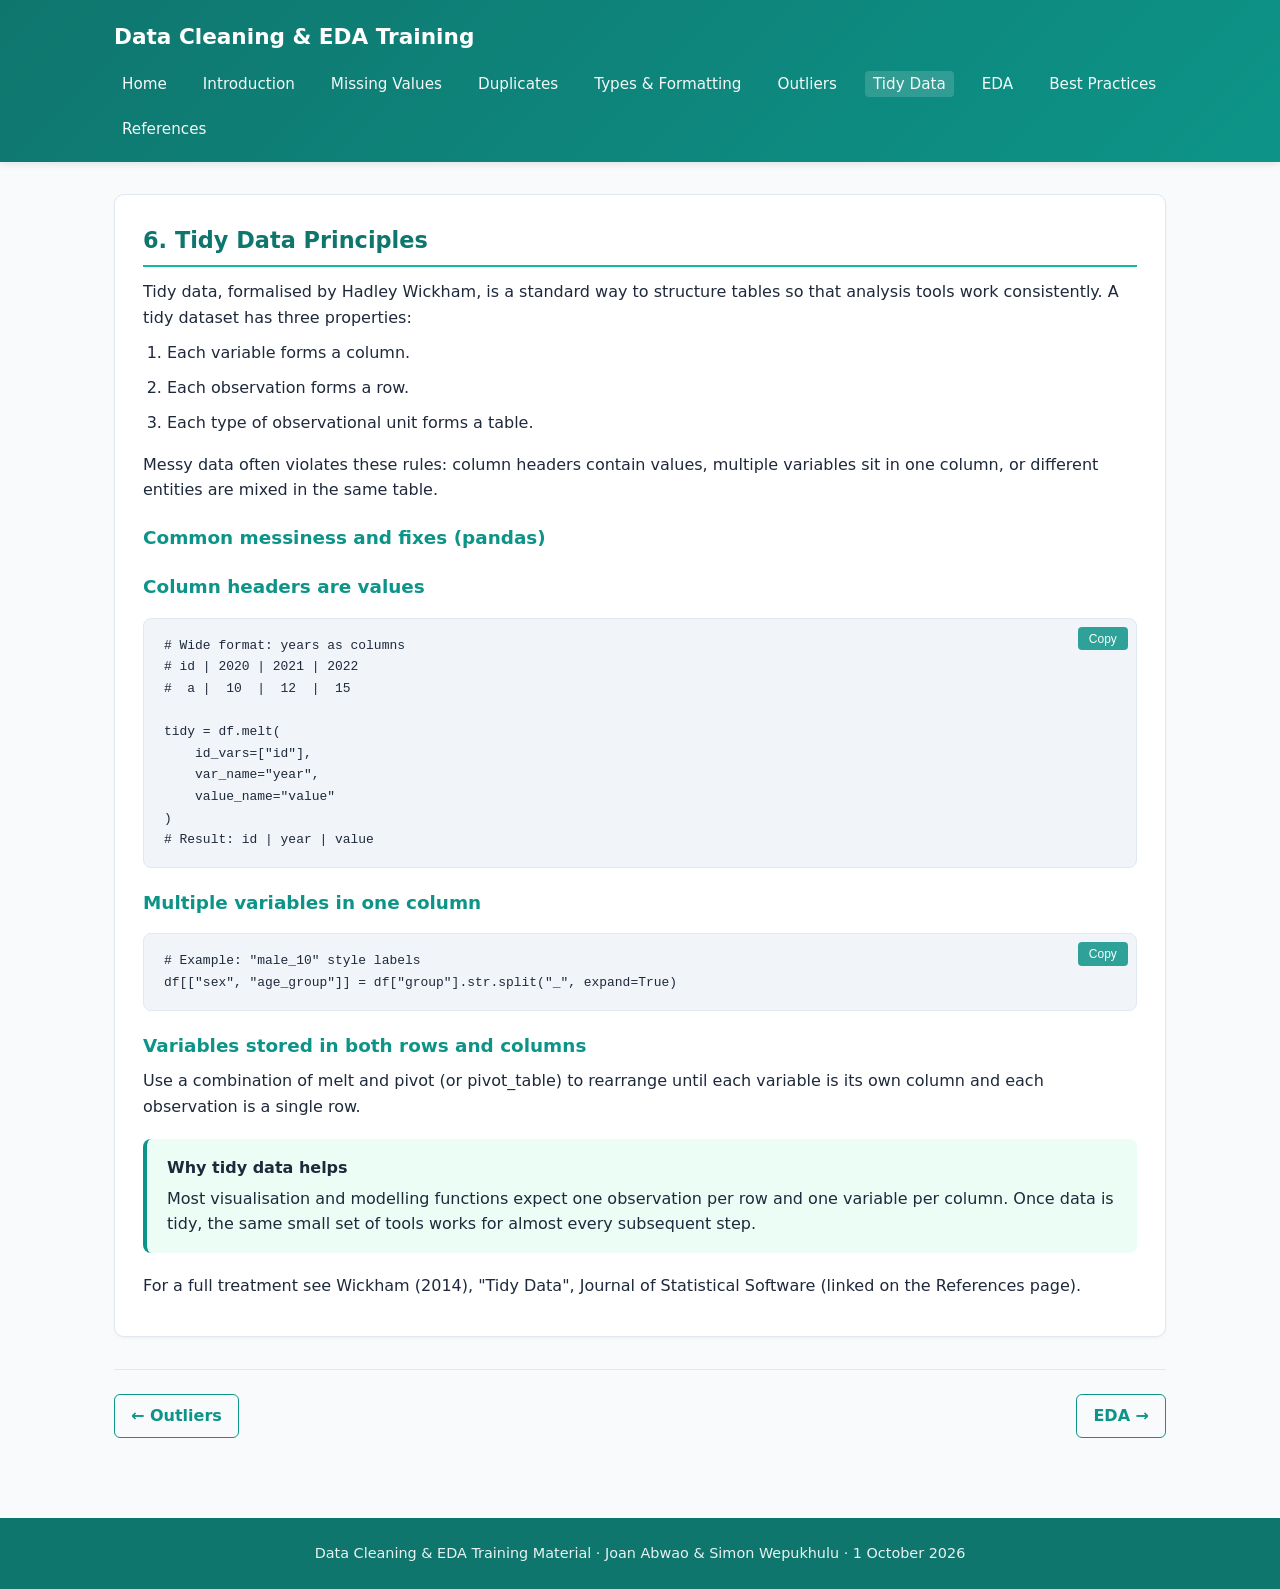
<file: tidy-data.html>
<!DOCTYPE html>
<html lang="en">
<head>
  <meta charset="UTF-8">
  <meta name="viewport" content="width=device-width, initial-scale=1.0">
  <title>Tidy Data - Data Cleaning &amp; EDA Tutorial</title>
  <link rel="stylesheet" href="styles.css">
</head>
<body>
  <header class="site-header">
    <div class="header-inner">
      <a href="index.html" class="site-title">Data Cleaning &amp; EDA Training</a>
      <nav>
        <ul class="nav-links">
          <li><a href="index.html">Home</a></li>
          <li><a href="introduction.html">Introduction</a></li>
          <li><a href="missing-values.html">Missing Values</a></li>
          <li><a href="duplicates.html">Duplicates</a></li>
          <li><a href="types-formatting.html">Types &amp; Formatting</a></li>
          <li><a href="outliers.html">Outliers</a></li>
          <li><a href="tidy-data.html" class="active">Tidy Data</a></li>
          <li><a href="eda.html">EDA</a></li>
          <li><a href="best-practices.html">Best Practices</a></li>
          <li><a href="references.html">References</a></li>
        </ul>
      </nav>
    </div>
  </header>

  <main class="container">
    <section class="card">
      <h2>6. Tidy Data Principles</h2>
      <p>
        Tidy data, formalised by Hadley Wickham, is a standard way to structure tables so that
        analysis tools work consistently. A tidy dataset has three properties:
      </p>
      <ol>
        <li>Each variable forms a column.</li>
        <li>Each observation forms a row.</li>
        <li>Each type of observational unit forms a table.</li>
      </ol>
      <p>
        Messy data often violates these rules: column headers contain values, multiple variables
        sit in one column, or different entities are mixed in the same table.
      </p>

      <h3>Common messiness and fixes (pandas)</h3>
      <h3>Column headers are values</h3>
<pre><code># Wide format: years as columns
# id | 2020 | 2021 | 2022
#  a |  10  |  12  |  15

tidy = df.melt(
    id_vars=["id"],
    var_name="year",
    value_name="value"
)
# Result: id | year | value
</code></pre>

      <h3>Multiple variables in one column</h3>
<pre><code># Example: "male_10" style labels
df[["sex", "age_group"]] = df["group"].str.split("_", expand=True)
</code></pre>

      <h3>Variables stored in both rows and columns</h3>
      <p>
        Use a combination of melt and pivot (or pivot_table) to rearrange until each variable
        is its own column and each observation is a single row.
      </p>

      <div class="callout callout-info">
        <strong>Why tidy data helps</strong>
        Most visualisation and modelling functions expect one observation per row and one
        variable per column. Once data is tidy, the same small set of tools works for almost
        every subsequent step.
      </div>

      <p>
        For a full treatment see Wickham (2014), "Tidy Data", Journal of Statistical Software
        (linked on the References page).
      </p>
    </section>

    <div class="page-nav">
      <a href="outliers.html">&larr; Outliers</a>
      <a href="eda.html">EDA &rarr;</a>
    </div>
  </main>

  <footer class="site-footer">
    <p>Data Cleaning &amp; EDA Training Material &middot; Joan Abwao &amp; Simon Wepukhulu &middot; 1 October 2026</p>
  </footer>
  <script src="main.js"></script>
</body>
</html>
</file>
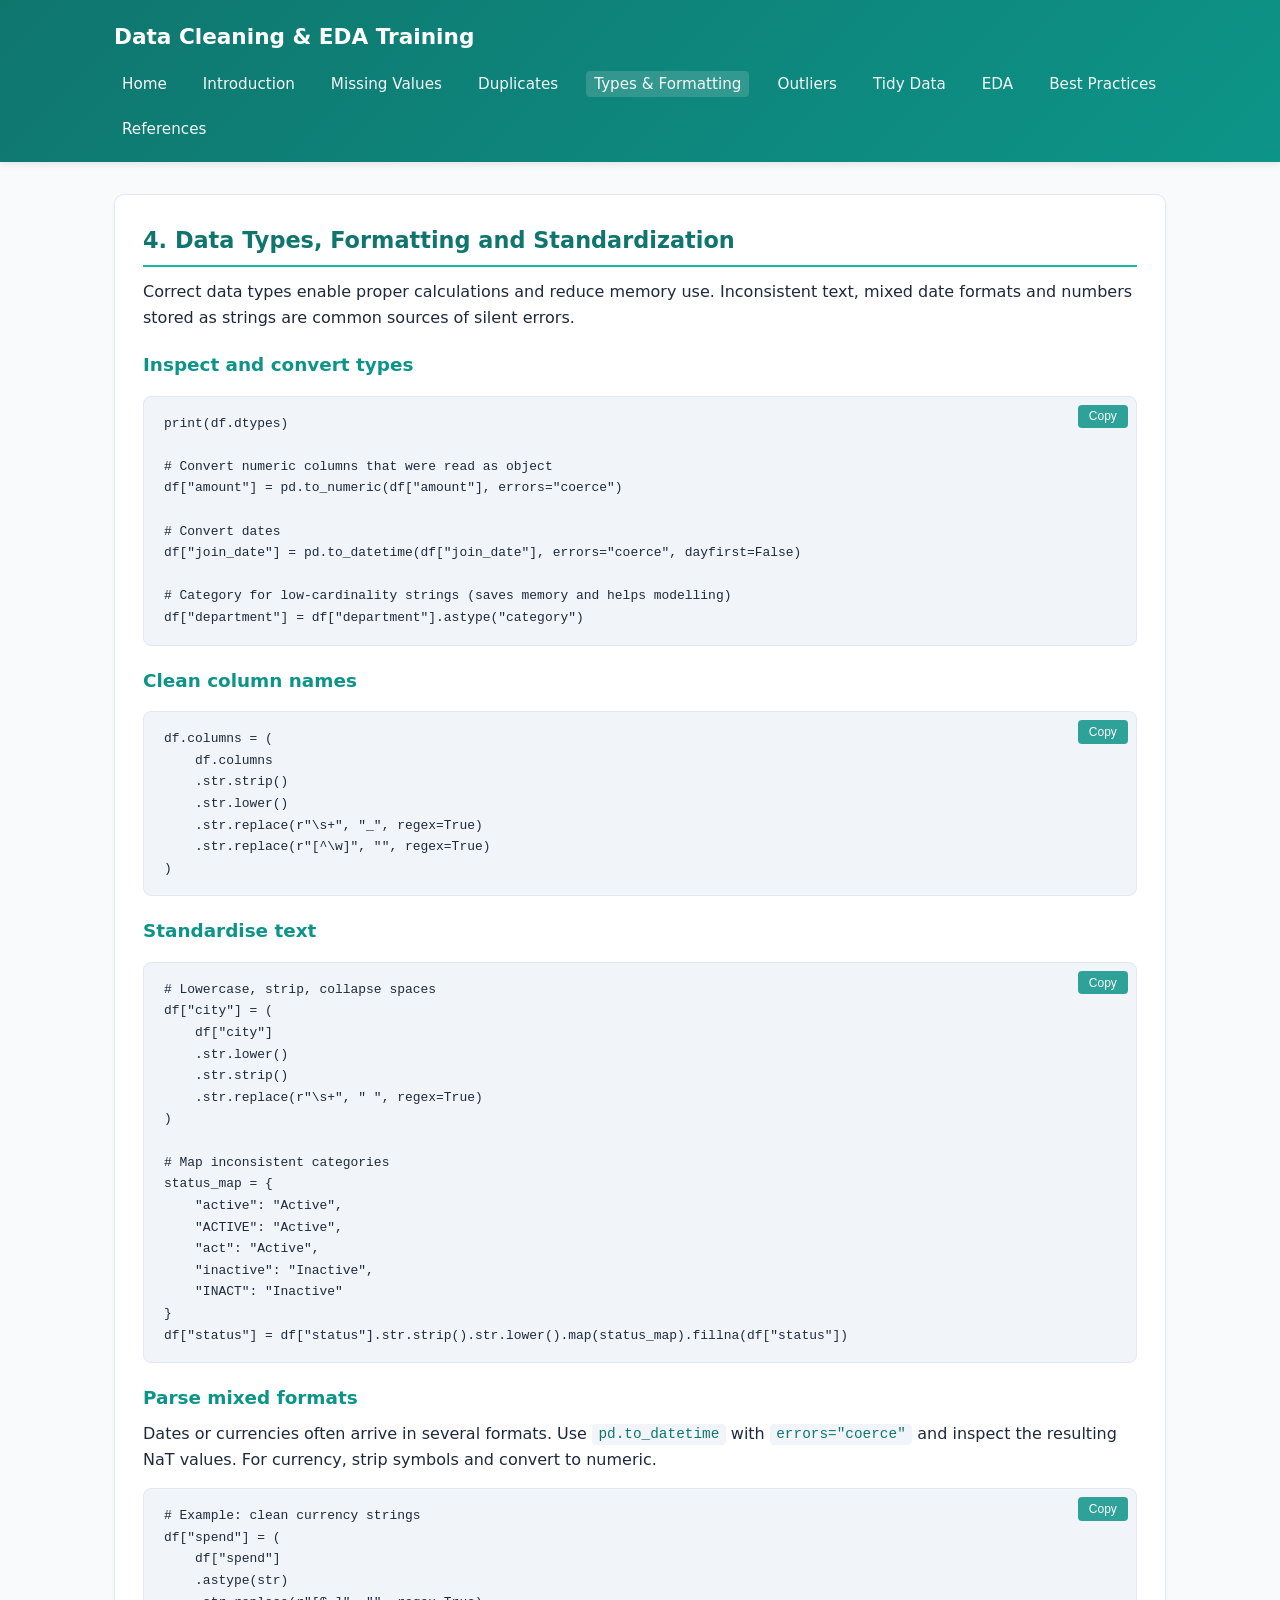
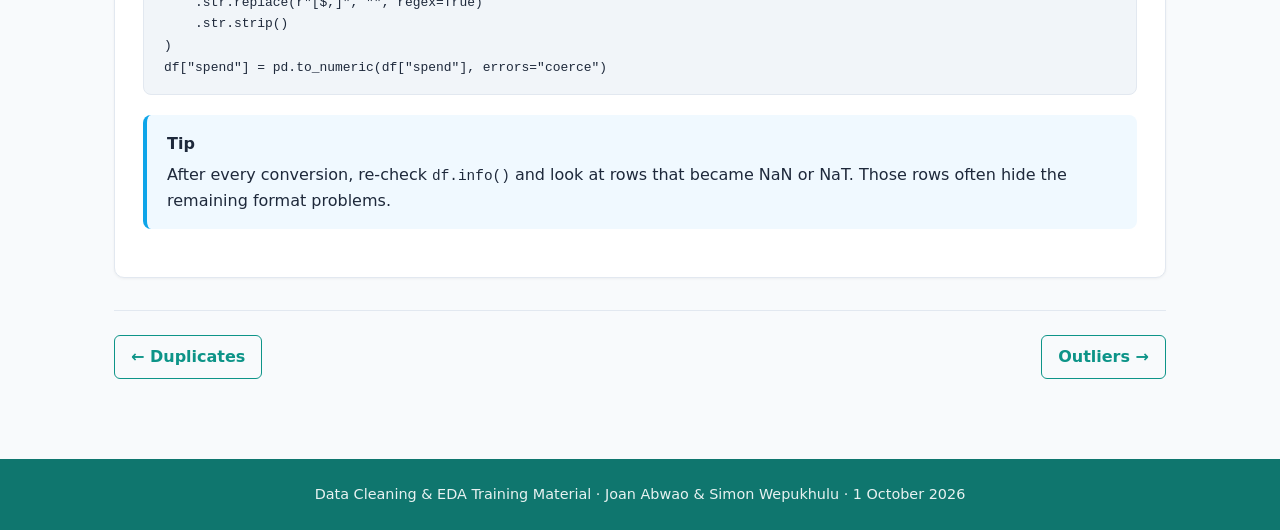
<file: types-formatting.html>
<!DOCTYPE html>
<html lang="en">
<head>
  <meta charset="UTF-8">
  <meta name="viewport" content="width=device-width, initial-scale=1.0">
  <title>Types &amp; Formatting - Data Cleaning &amp; EDA Tutorial</title>
  <link rel="stylesheet" href="styles.css">
</head>
<body>
  <header class="site-header">
    <div class="header-inner">
      <a href="index.html" class="site-title">Data Cleaning &amp; EDA Training</a>
      <nav>
        <ul class="nav-links">
          <li><a href="index.html">Home</a></li>
          <li><a href="introduction.html">Introduction</a></li>
          <li><a href="missing-values.html">Missing Values</a></li>
          <li><a href="duplicates.html">Duplicates</a></li>
          <li><a href="types-formatting.html" class="active">Types &amp; Formatting</a></li>
          <li><a href="outliers.html">Outliers</a></li>
          <li><a href="tidy-data.html">Tidy Data</a></li>
          <li><a href="eda.html">EDA</a></li>
          <li><a href="best-practices.html">Best Practices</a></li>
          <li><a href="references.html">References</a></li>
        </ul>
      </nav>
    </div>
  </header>

  <main class="container">
    <section class="card">
      <h2>4. Data Types, Formatting and Standardization</h2>
      <p>
        Correct data types enable proper calculations and reduce memory use. Inconsistent text,
        mixed date formats and numbers stored as strings are common sources of silent errors.
      </p>

      <h3>Inspect and convert types</h3>
<pre><code>print(df.dtypes)

# Convert numeric columns that were read as object
df["amount"] = pd.to_numeric(df["amount"], errors="coerce")

# Convert dates
df["join_date"] = pd.to_datetime(df["join_date"], errors="coerce", dayfirst=False)

# Category for low-cardinality strings (saves memory and helps modelling)
df["department"] = df["department"].astype("category")
</code></pre>

      <h3>Clean column names</h3>
<pre><code>df.columns = (
    df.columns
    .str.strip()
    .str.lower()
    .str.replace(r"\s+", "_", regex=True)
    .str.replace(r"[^\w]", "", regex=True)
)
</code></pre>

      <h3>Standardise text</h3>
<pre><code># Lowercase, strip, collapse spaces
df["city"] = (
    df["city"]
    .str.lower()
    .str.strip()
    .str.replace(r"\s+", " ", regex=True)
)

# Map inconsistent categories
status_map = {
    "active": "Active",
    "ACTIVE": "Active",
    "act": "Active",
    "inactive": "Inactive",
    "INACT": "Inactive"
}
df["status"] = df["status"].str.strip().str.lower().map(status_map).fillna(df["status"])
</code></pre>

      <h3>Parse mixed formats</h3>
      <p>
        Dates or currencies often arrive in several formats. Use <code>pd.to_datetime</code> with
        <code>errors="coerce"</code> and inspect the resulting NaT values. For currency, strip symbols
        and convert to numeric.
      </p>
<pre><code># Example: clean currency strings
df["spend"] = (
    df["spend"]
    .astype(str)
    .str.replace(r"[$,]", "", regex=True)
    .str.strip()
)
df["spend"] = pd.to_numeric(df["spend"], errors="coerce")
</code></pre>

      <div class="callout callout-tip">
        <strong>Tip</strong>
        After every conversion, re-check <code>df.info()</code> and look at rows that became NaN or NaT.
        Those rows often hide the remaining format problems.
      </div>
    </section>

    <div class="page-nav">
      <a href="duplicates.html">&larr; Duplicates</a>
      <a href="outliers.html">Outliers &rarr;</a>
    </div>
  </main>

  <footer class="site-footer">
    <p>Data Cleaning &amp; EDA Training Material &middot; Joan Abwao &amp; Simon Wepukhulu &middot; 1 October 2026</p>
  </footer>
  <script src="main.js"></script>
</body>
</html>
</file>
<file: styles.css>
/* Data Cleaning & EDA Tutorial Styles */
:root {
  --primary: #0d9488;
  --primary-dark: #0f766e;
  --primary-light: #14b8a6;
  --accent: #0ea5e9;
  --bg: #f8fafc;
  --bg-card: #ffffff;
  --text: #1e293b;
  --text-muted: #64748b;
  --border: #e2e8f0;
  --code-bg: #f1f5f9;
  --success: #10b981;
  --warning: #f59e0b;
  --danger: #ef4444;
}

* {
  box-sizing: border-box;
  margin: 0;
  padding: 0;
}

html {
  scroll-behavior: smooth;
}

body {
  font-family: 'Segoe UI', system-ui, -apple-system, sans-serif;
  line-height: 1.6;
  color: var(--text);
  background: var(--bg);
  min-height: 100vh;
}

/* Header */
.site-header {
  background: linear-gradient(135deg, var(--primary-dark), var(--primary));
  color: white;
  padding: 1.25rem 0;
  box-shadow: 0 2px 8px rgba(0,0,0,0.1);
  position: sticky;
  top: 0;
  z-index: 100;
}

.header-inner {
  max-width: 1100px;
  margin: 0 auto;
  padding: 0 1.5rem;
  display: flex;
  justify-content: space-between;
  align-items: center;
  flex-wrap: wrap;
  gap: 1rem;
}

.site-title {
  font-size: 1.35rem;
  font-weight: 700;
  text-decoration: none;
  color: white;
}

.site-title:hover {
  opacity: 0.9;
}

.nav-links {
  display: flex;
  gap: 1.25rem;
  flex-wrap: wrap;
  list-style: none;
}

.nav-links a {
  color: rgba(255,255,255,0.95);
  text-decoration: none;
  font-size: 0.95rem;
  font-weight: 500;
  padding: 0.25rem 0.5rem;
  border-radius: 4px;
  transition: background 0.2s;
}

.nav-links a:hover,
.nav-links a.active {
  background: rgba(255,255,255,0.15);
}

/* Main layout */
.container {
  max-width: 1100px;
  margin: 0 auto;
  padding: 2rem 1.5rem;
}

/* Hero / Home */
.hero {
  background: var(--bg-card);
  border-radius: 12px;
  padding: 2.5rem;
  margin-bottom: 2rem;
  box-shadow: 0 1px 3px rgba(0,0,0,0.06);
  border: 1px solid var(--border);
}

.hero h1 {
  font-size: 2rem;
  color: var(--primary-dark);
  margin-bottom: 0.75rem;
}

.hero .meta {
  color: var(--text-muted);
  font-size: 0.95rem;
  margin-bottom: 1.25rem;
}

.hero .meta strong {
  color: var(--text);
}

.hero p {
  margin-bottom: 1rem;
  max-width: 70ch;
}

/* Cards / Sections */
.card {
  background: var(--bg-card);
  border-radius: 10px;
  padding: 1.75rem;
  margin-bottom: 1.5rem;
  box-shadow: 0 1px 3px rgba(0,0,0,0.05);
  border: 1px solid var(--border);
}

.card h2 {
  font-size: 1.4rem;
  color: var(--primary-dark);
  margin-bottom: 0.75rem;
  padding-bottom: 0.4rem;
  border-bottom: 2px solid var(--primary-light);
}

.card h3 {
  font-size: 1.15rem;
  color: var(--primary);
  margin: 1.25rem 0 0.5rem;
}

.card p, .card li {
  margin-bottom: 0.6rem;
}

.card ul, .card ol {
  margin-left: 1.5rem;
  margin-bottom: 1rem;
}

/* TOC */
.toc {
  background: var(--bg-card);
  border-radius: 10px;
  padding: 1.5rem 1.75rem;
  border: 1px solid var(--border);
}

.toc h2 {
  font-size: 1.25rem;
  color: var(--primary-dark);
  margin-bottom: 1rem;
}

.toc ol {
  list-style: none;
  counter-reset: toc;
}

.toc li {
  counter-increment: toc;
  margin-bottom: 0.6rem;
}

.toc li::before {
  content: counter(toc) ". ";
  color: var(--primary);
  font-weight: 600;
}

.toc a {
  color: var(--text);
  text-decoration: none;
  font-weight: 500;
}

.toc a:hover {
  color: var(--primary);
  text-decoration: underline;
}

/* Code blocks */
pre {
  background: var(--code-bg);
  border: 1px solid var(--border);
  border-radius: 8px;
  padding: 1rem 1.25rem;
  overflow-x: auto;
  margin: 1rem 0;
  font-size: 0.9rem;
  line-height: 1.5;
  position: relative;
}

code {
  font-family: 'Consolas', 'Monaco', 'Courier New', monospace;
  font-size: 0.9em;
}

p code, li code {
  background: var(--code-bg);
  padding: 0.15rem 0.4rem;
  border-radius: 4px;
  color: var(--primary-dark);
}

.copy-btn {
  position: absolute;
  top: 0.5rem;
  right: 0.5rem;
  background: var(--primary);
  color: white;
  border: none;
  padding: 0.3rem 0.7rem;
  border-radius: 4px;
  font-size: 0.75rem;
  cursor: pointer;
  opacity: 0.85;
}

.copy-btn:hover {
  opacity: 1;
}

/* Callouts */
.callout {
  padding: 1rem 1.25rem;
  border-radius: 8px;
  margin: 1.25rem 0;
  border-left: 4px solid;
}

.callout-info {
  background: #ecfdf5;
  border-color: var(--primary);
}

.callout-tip {
  background: #f0f9ff;
  border-color: var(--accent);
}

.callout-warn {
  background: #fffbeb;
  border-color: var(--warning);
}

.callout strong {
  display: block;
  margin-bottom: 0.3rem;
}

/* Tables */
table {
  width: 100%;
  border-collapse: collapse;
  margin: 1rem 0;
  font-size: 0.95rem;
}

th, td {
  border: 1px solid var(--border);
  padding: 0.6rem 0.9rem;
  text-align: left;
}

th {
  background: var(--primary);
  color: white;
  font-weight: 600;
}

tr:nth-child(even) {
  background: #f8fafc;
}

/* Checklist interactive */
.checklist {
  list-style: none;
  margin-left: 0;
}

.checklist li {
  display: flex;
  align-items: flex-start;
  gap: 0.6rem;
  margin-bottom: 0.7rem;
  padding: 0.5rem 0.75rem;
  background: var(--bg);
  border-radius: 6px;
  border: 1px solid var(--border);
}

.checklist input[type="checkbox"] {
  margin-top: 0.25rem;
  width: 1.1rem;
  height: 1.1rem;
  accent-color: var(--primary);
  cursor: pointer;
}

.checklist label {
  cursor: pointer;
  flex: 1;
}

/* Progress bar for checklist */
.progress-wrap {
  margin: 1rem 0;
}

.progress-bar {
  height: 8px;
  background: var(--border);
  border-radius: 4px;
  overflow: hidden;
}

.progress-fill {
  height: 100%;
  background: var(--primary);
  width: 0%;
  transition: width 0.3s ease;
}

/* Footer */
.site-footer {
  background: var(--primary-dark);
  color: rgba(255,255,255,0.9);
  text-align: center;
  padding: 1.5rem;
  margin-top: 3rem;
  font-size: 0.9rem;
}

.site-footer a {
  color: white;
  text-decoration: underline;
}

/* References */
.refs ol {
  margin-left: 1.5rem;
}

.refs li {
  margin-bottom: 0.75rem;
}

.refs a {
  color: var(--primary);
  word-break: break-all;
}

/* Responsive */
@media (max-width: 700px) {
  .hero h1 {
    font-size: 1.5rem;
  }
  .header-inner {
    flex-direction: column;
    align-items: flex-start;
  }
  .nav-links {
    gap: 0.75rem;
  }
}

/* Page nav */
.page-nav {
  display: flex;
  justify-content: space-between;
  margin-top: 2rem;
  padding-top: 1.5rem;
  border-top: 1px solid var(--border);
}

.page-nav a {
  color: var(--primary);
  text-decoration: none;
  font-weight: 600;
  padding: 0.5rem 1rem;
  border: 1px solid var(--primary);
  border-radius: 6px;
  transition: all 0.2s;
}

.page-nav a:hover {
  background: var(--primary);
  color: white;
}
</file>
